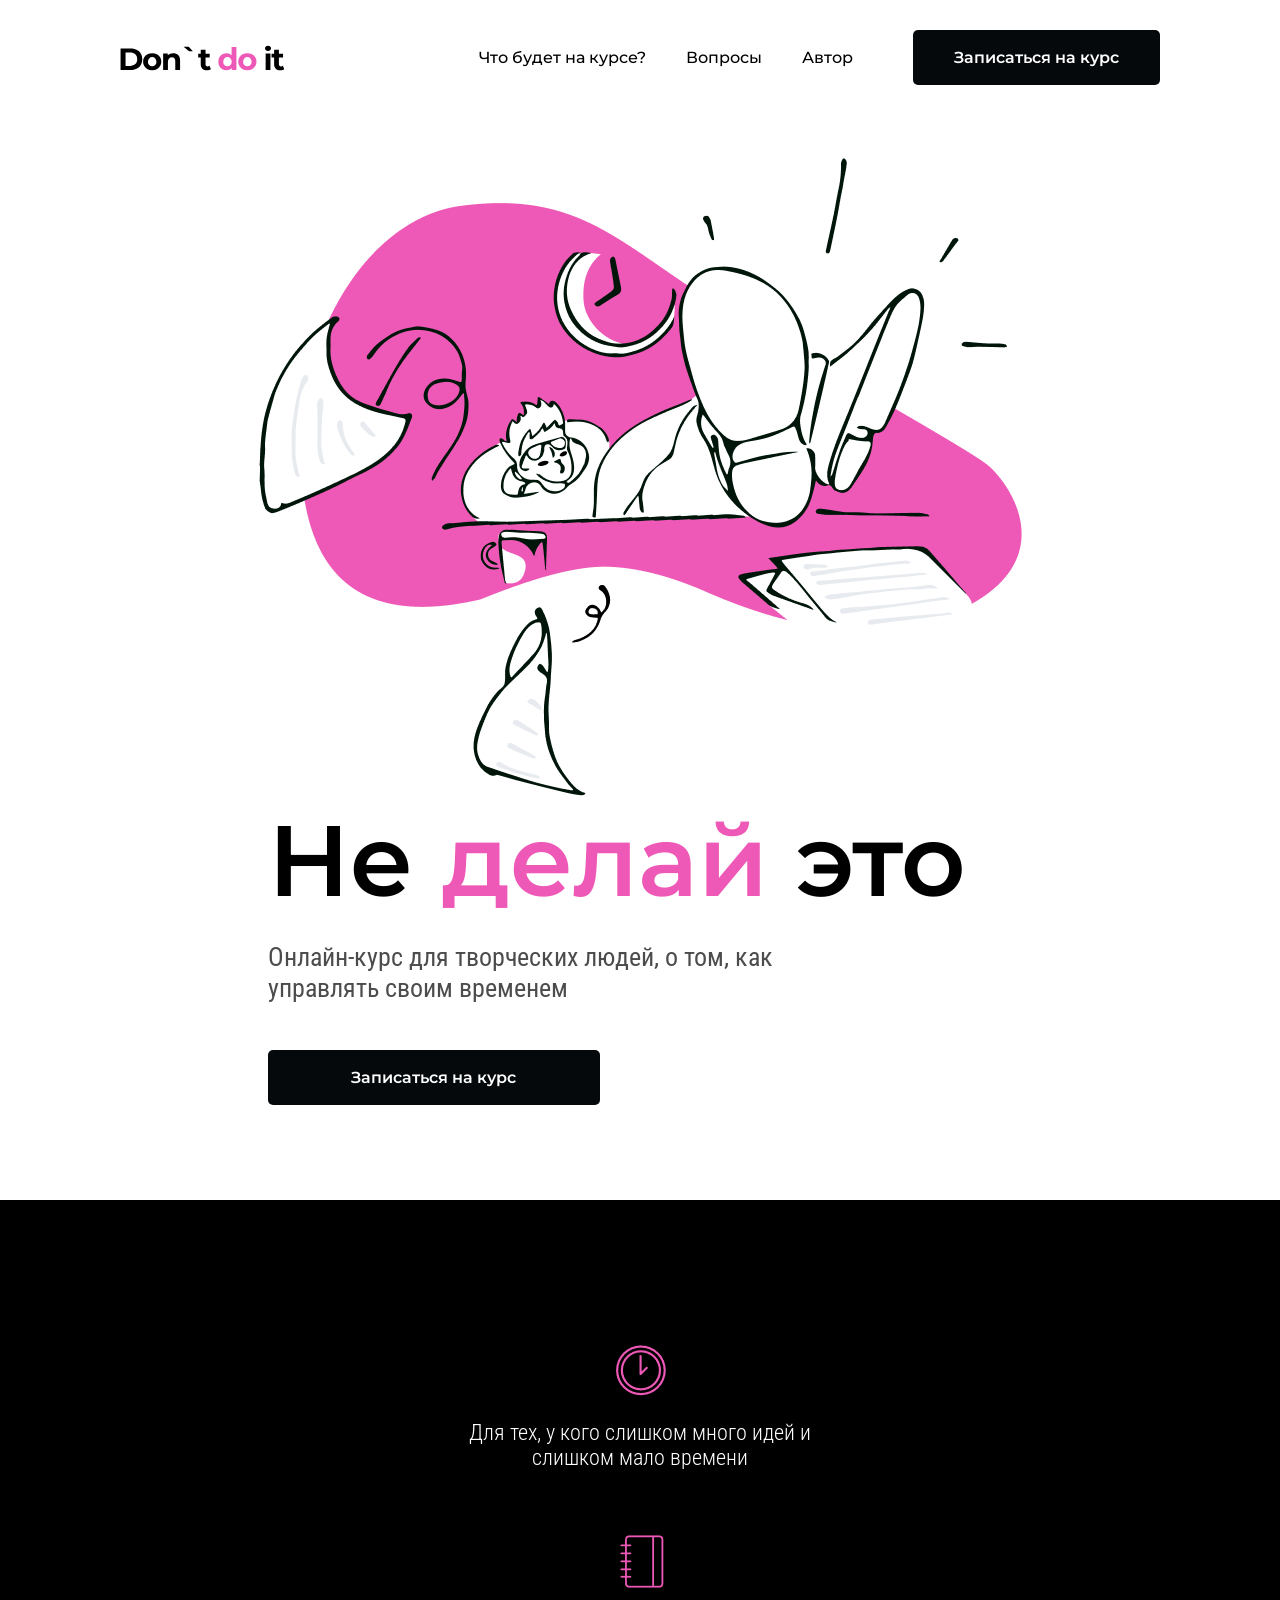
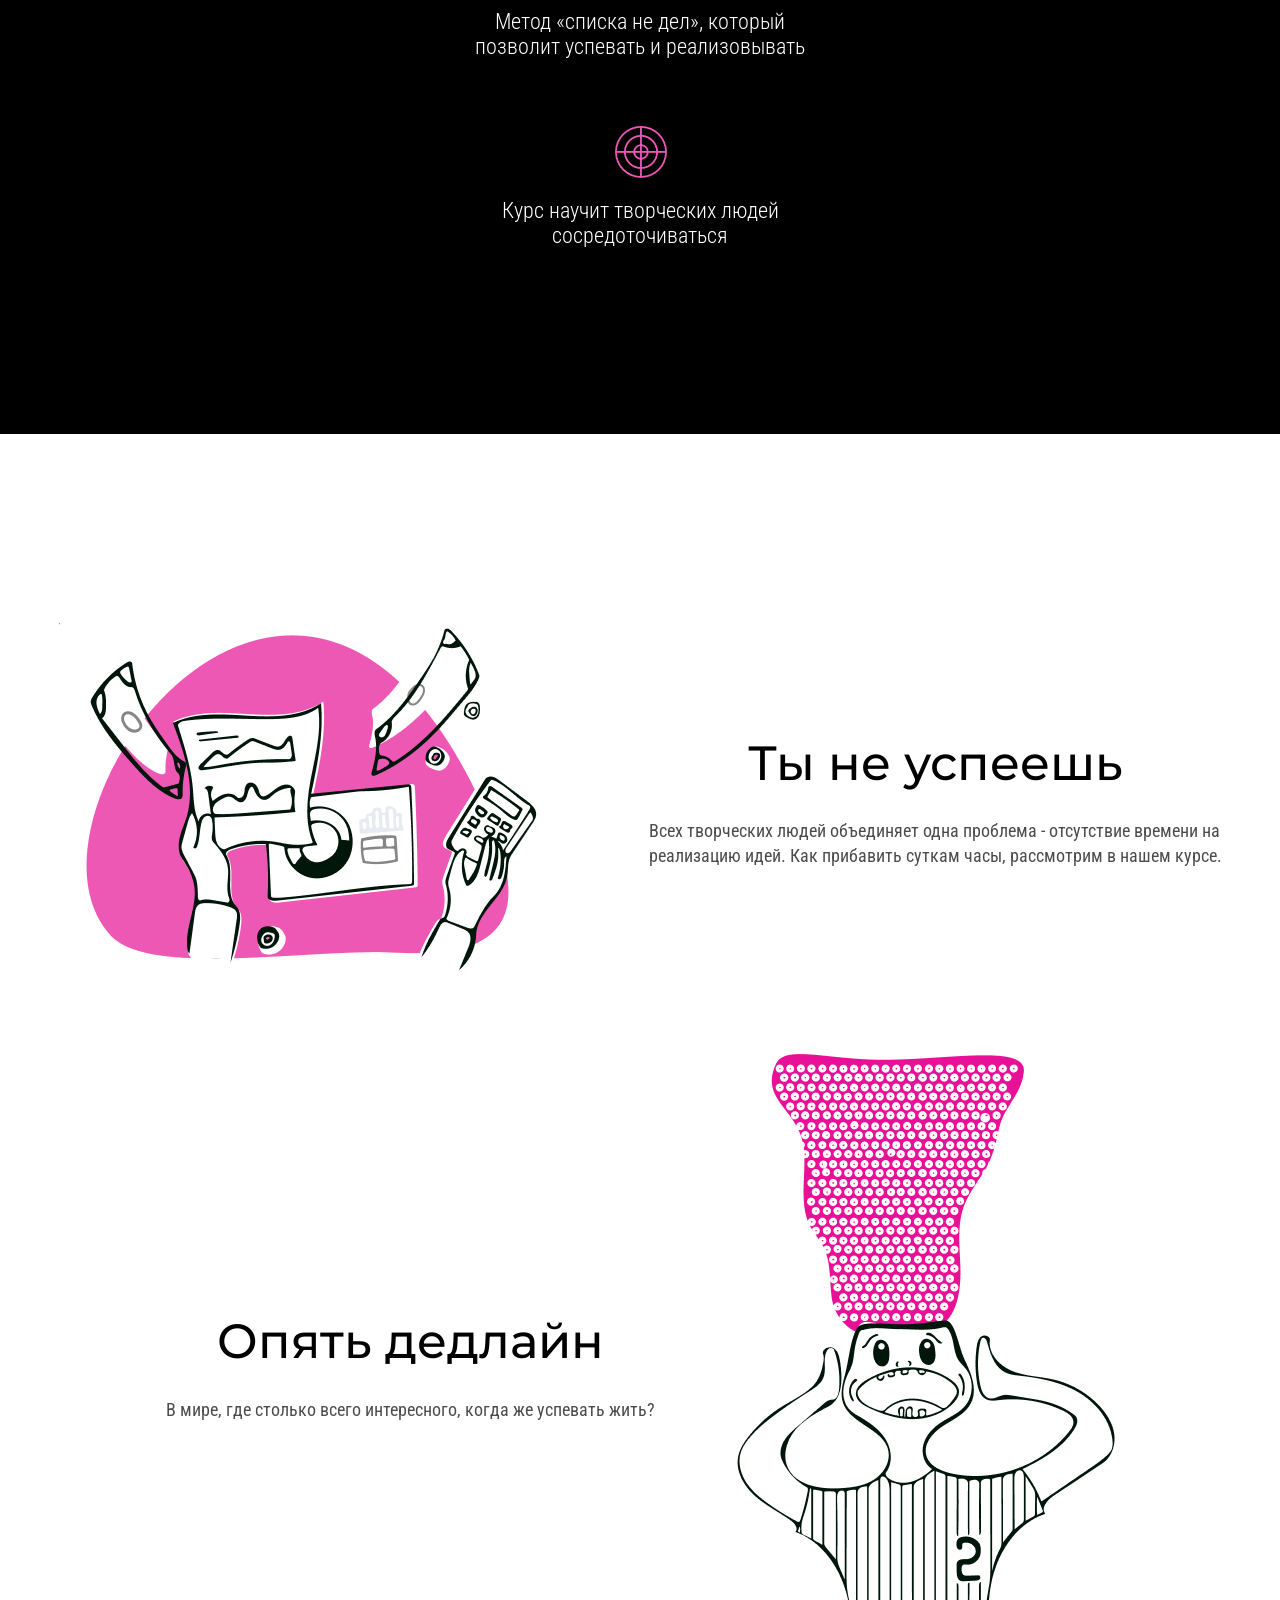
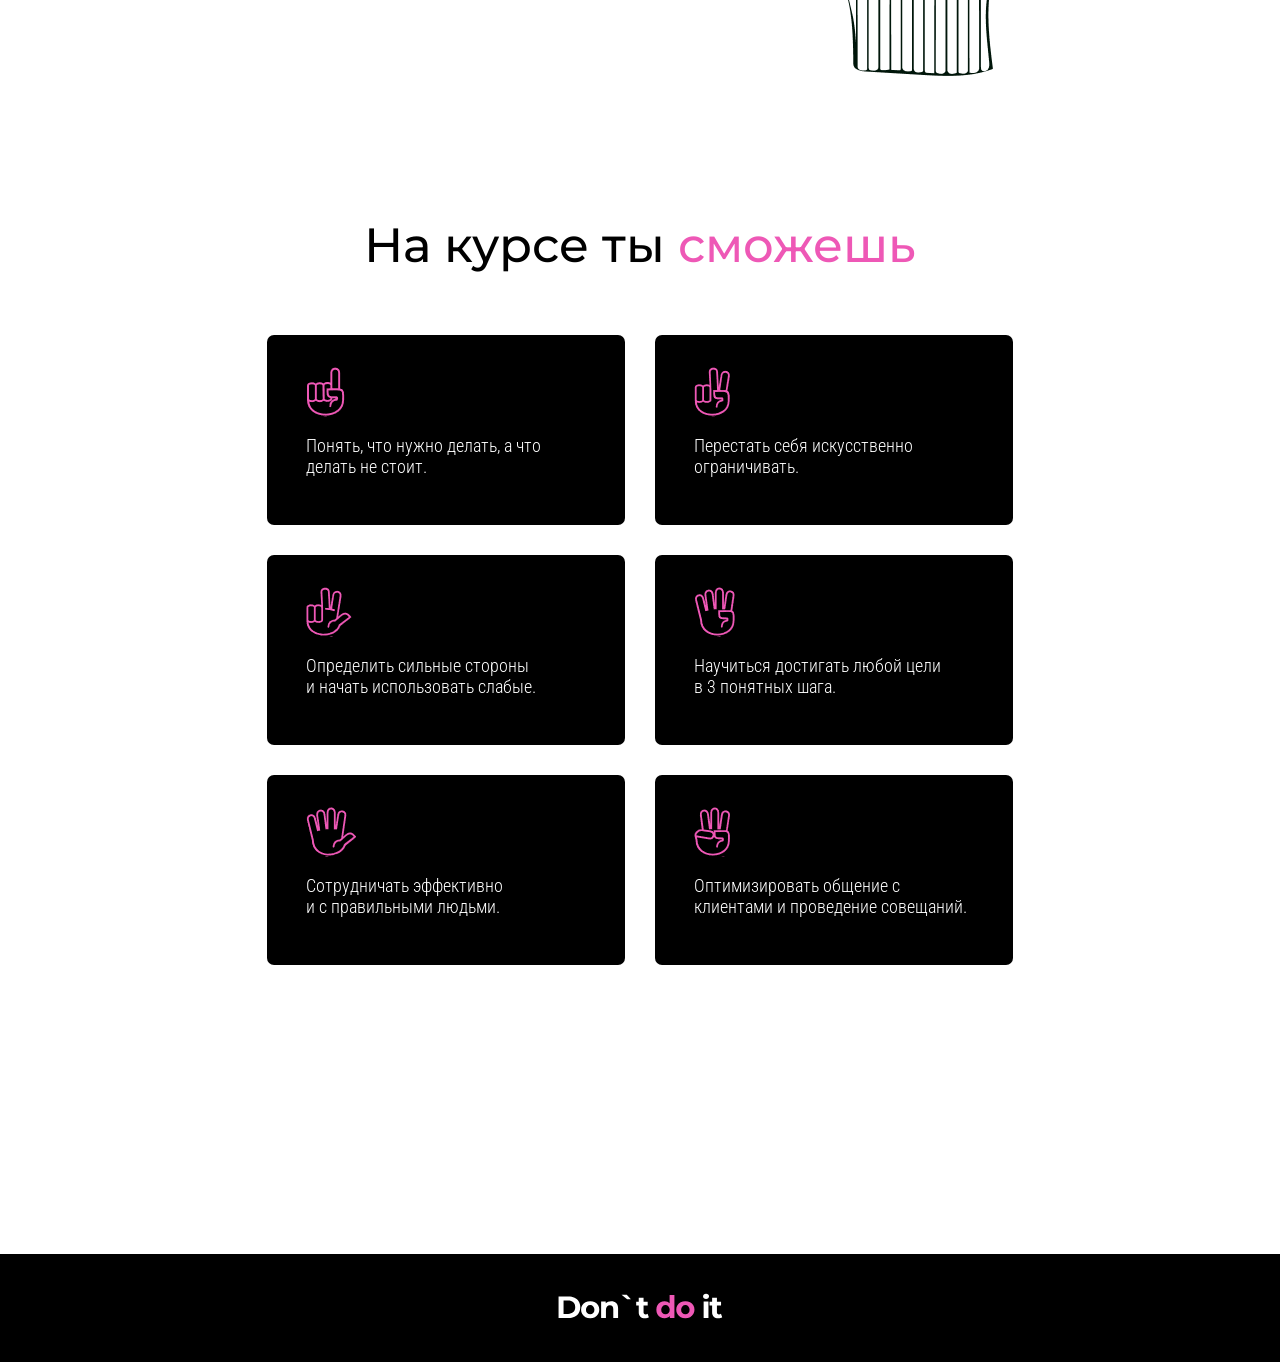
<file: lw13/index.html>
<!DOCTYPE html>
<html lang="ru">
    <head>
        <meta charset="UTF-8">
        <meta name="viewport" content="width=device-width, initial-scale=1.0">
        <title>🔥🥵🥵🥵</title>
        <link rel="stylesheet" type="text/css" href="css/style.css">
        <link rel="preconnect" href="https://fonts.googleapis.com">
        <link rel="preconnect" href="https://fonts.gstatic.com" crossorigin>
        <link href="https://fonts.googleapis.com/css2?family=Montserrat:wght@500;600;700&family=Roboto+Condensed:wght@300;400&display=swap"
              rel="stylesheet">
    </head>
    <body>
        <script type="text/javascript">
            function menuToggle() {
                document.getElementsByClassName('nav-menu__container')[0].classList.toggle('nav-menu__container_is-open');
            }
        </script>
        <div class="header">
            <div class="header__container">
                <div class="header__logo">
                    <img draggable="false" src="images/logo_header.svg" alt="Logo">
                </div>
                <div class="nav-bar">
                    <div class="nav-bar__wrapper">
                        <button class="nav-bar__button">Что будет на курсе?</button>
                        <button class="nav-bar__button">Вопросы</button>
                        <button class="nav-bar__button">Автор</button>
                    </div>
                    <button class="sign-up-button">Записаться на курс</button>
                </div>
                <button class="nav-menu__toggle" onclick="menuToggle()">
                    <img src="./images/menu_icon.svg" alt="Menu">
                </button>

            </div>
            <div class="nav-menu__container">
                <button class="nav-menu__button">Что будет на курсе?</button>
                <button class="nav-menu__button">Вопросы</button>
                <button class="nav-menu__button">Автор</button>
                <button class="sign-up-button">Записаться на курс</button>
            </div>
        </div>

        <div class="hero">
            <div class="hero__container">
                <div class="hero__paragraph">
                    <h1 class="hero__title title">Не <span class="title__highlighter">делай</span> это</h1>
                    <p class="hero__desc">Онлайн-курс для творческих людей, о том, как управлять своим временем</p>
                    <button class="sign-up-button sign-up-button_long">Записаться на курс</button>
                </div>
                <picture>
                    <source srcset="images/done.webp" type="image/webp">
                    <img class="hero__img" draggable="false" src="images/done.png" alt="Done">
                </picture>
            </div>
        </div>

        <div class="benefits">
            <div class="benefits__container">
                <div class="benefits__card">
                    <div class="benefits__img benefits__img_first"></div>
                    <p class="benefits__text">Для тех, у кого слишком много идей и слишком мало времени</p>
                </div>
                <div class="benefits__card">
                    <div class="benefits__img benefits__img_second"></div>
                    <p class="benefits__text">Метод «списка не дел», который позволит успевать и реализовывать</p>
                </div>
                <div class="benefits__card">
                    <div class="benefits__img benefits__img_third"></div>
                    <p class="benefits__text">Курс научит творческих людей сосредоточиваться</p>
                </div>
            </div>
        </div>

        <div class="content">
            <div class="content-card">
                <picture class="content-card__img content-card__img_first">
                    <source srcset="images/finances.webp" type="image/webp">
                    <img loading="lazy" draggable="false" src="./images/finances.png" alt="Finances">
                </picture>
                <div class="content-card__paragraph">
                    <h2 class="content-card__title title">Ты не успеешь</h2>
                    <p class="content-card__desc">Всех творческих людей объединяет одна проблема - отсутствие времени на реализацию
                        идей. Как прибавить суткам часы, рассмотрим в нашем курсе.</p>
                </div>
            </div>
            <div class="content-card content-card_mobile">
                <div class="content-card__paragraph">
                    <h2 class="content-card__title title">Опять дедлайн</h2>
                    <p class="content-card__desc">В мире, где столько всего интересного, когда же успевать жить?</p>
                </div>
                <picture class="content-card__img content-card__img_second">
                    <source srcset="images/mind_blowing.webp" type="image/webp">
                    <img loading="lazy" draggable="false" src="./images/mind_blowing.png" alt="Finances">
                </picture>
            </div>
        </div>

        <div class="about">
            <h2 class="content-card__title title">На курсе ты <span class="title__highlighter">сможешь</span></h2>
            <div class="about__container">
                <div class="about-card">
                    <div class="about-card__hand about-card__first"></div>
                    <p class="about-card__text ">Понять, что нужно делать, а что делать не стоит.</p>
                </div>
                <div class="about-card">

                    <div class="about-card__hand about-card__second"></div>
                    <p class="about-card__text">Перестать себя искусственно ограничивать.</p>
                </div>
                <div class="about-card">
                    <div class="about-card__hand about-card__third"></div>
                    <p class="about-card__text about__desc_short">Определить сильные стороны
                        и начать использовать слабые.</p>
                </div>
                <div class="about-card">
                    <div class="about-card__hand about-card__forth"></div>
                    <p class="about-card__text">Научиться достигать любой цели в 3 понятных шага.</p>
                </div>
                <div class="about-card">
                    <div class="about-card__hand about-card__fifth"></div>
                    <p class="about-card__text about__desc_shortest">Сотрудничать эффективно и с правильными людьми.</p>
                </div>
                <div class="about-card">
                    <div class="about-card__hand about-card__sixth"></div>
                    <p class="about-card__text about__desc_long">Оптимизировать общение с клиентами и проведение совещаний.</p>
                </div>
            </div>
        </div>

        <div class="footer">
            <div class="footer__logo">
                <img draggable="false" src="images/logo_bottom.svg" alt="Logo">
            </div>
        </div>
    </body>
</html>
</file>
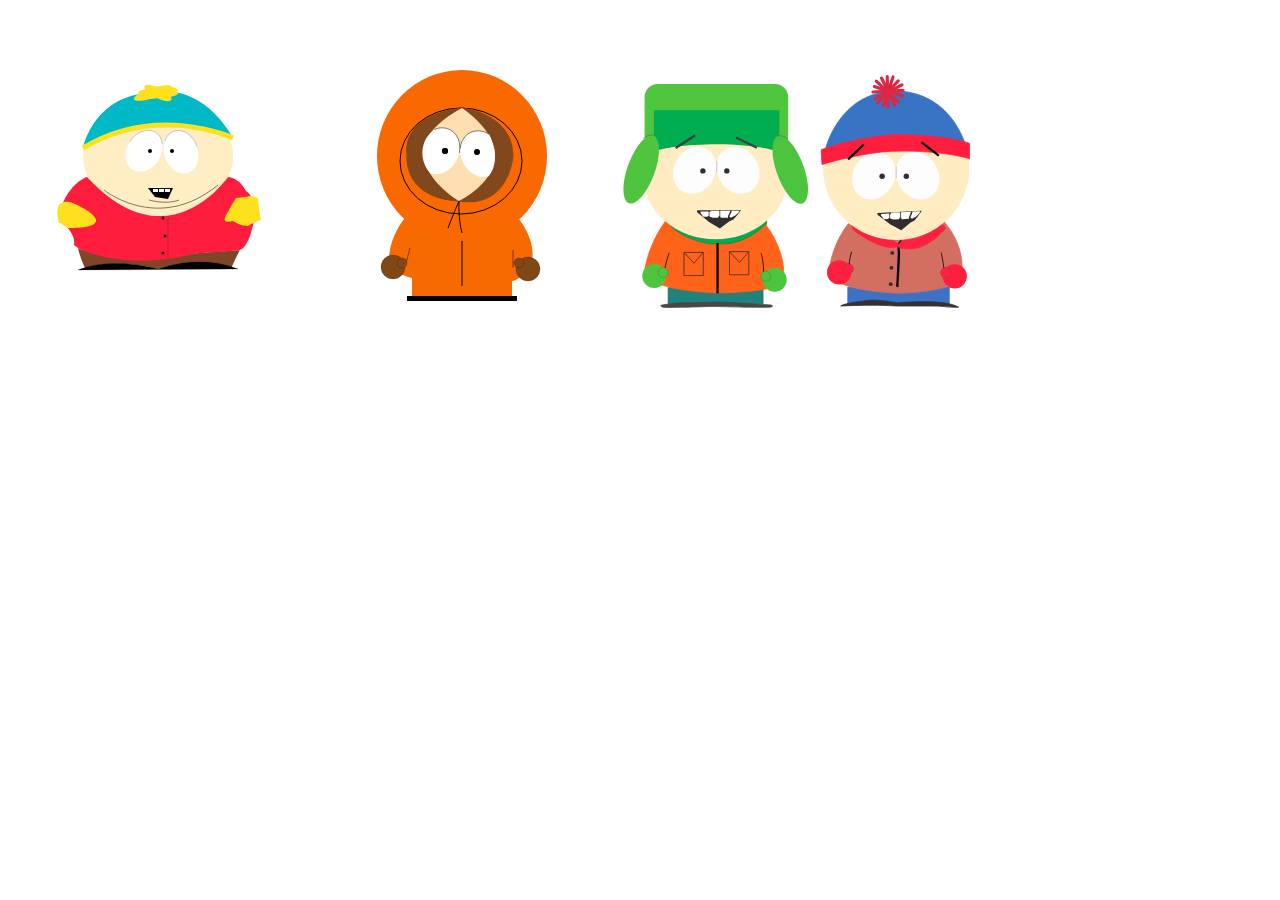
<file: lw14/index.html>
<!DOCTYPE html>
<html lang="ru">
<head>
    <meta charset="utf-8" />
    <meta http-equiv="X-UA-Compatible" content="IE=edge" />
    <title>Title</title>
    <meta name="viewport" content="width=device-width, initial-scale=1" />
    <script defer src="draw.js"></script>
</head>
<body>
    <canvas width="300" height="300" id="cartman"></canvas>
    <canvas width="300" height="300" id="kenny"></canvas>
    <img src="Kyle.svg" width="200" id="Kyle" alt="Kyle">
    <img src="Stan.svg" width="150" id="Stan" alt="Stan">
</body>
</file>
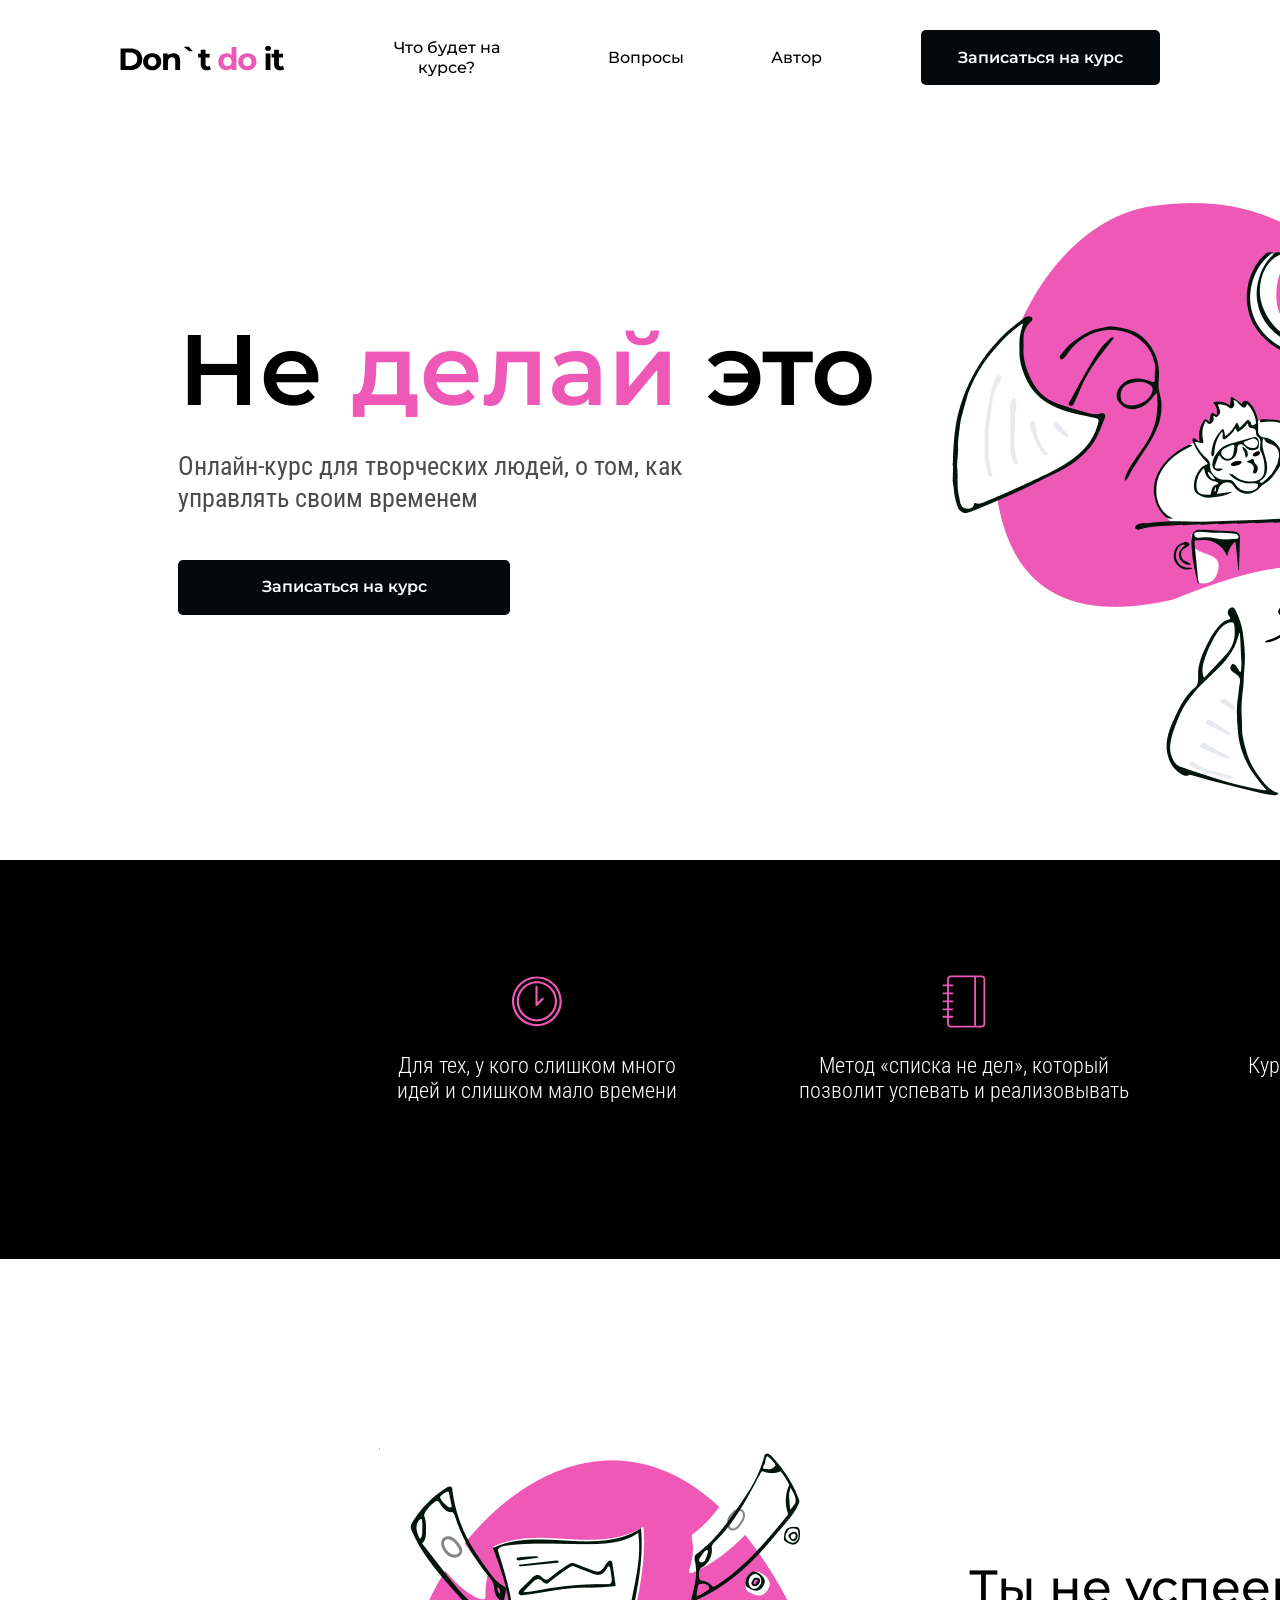
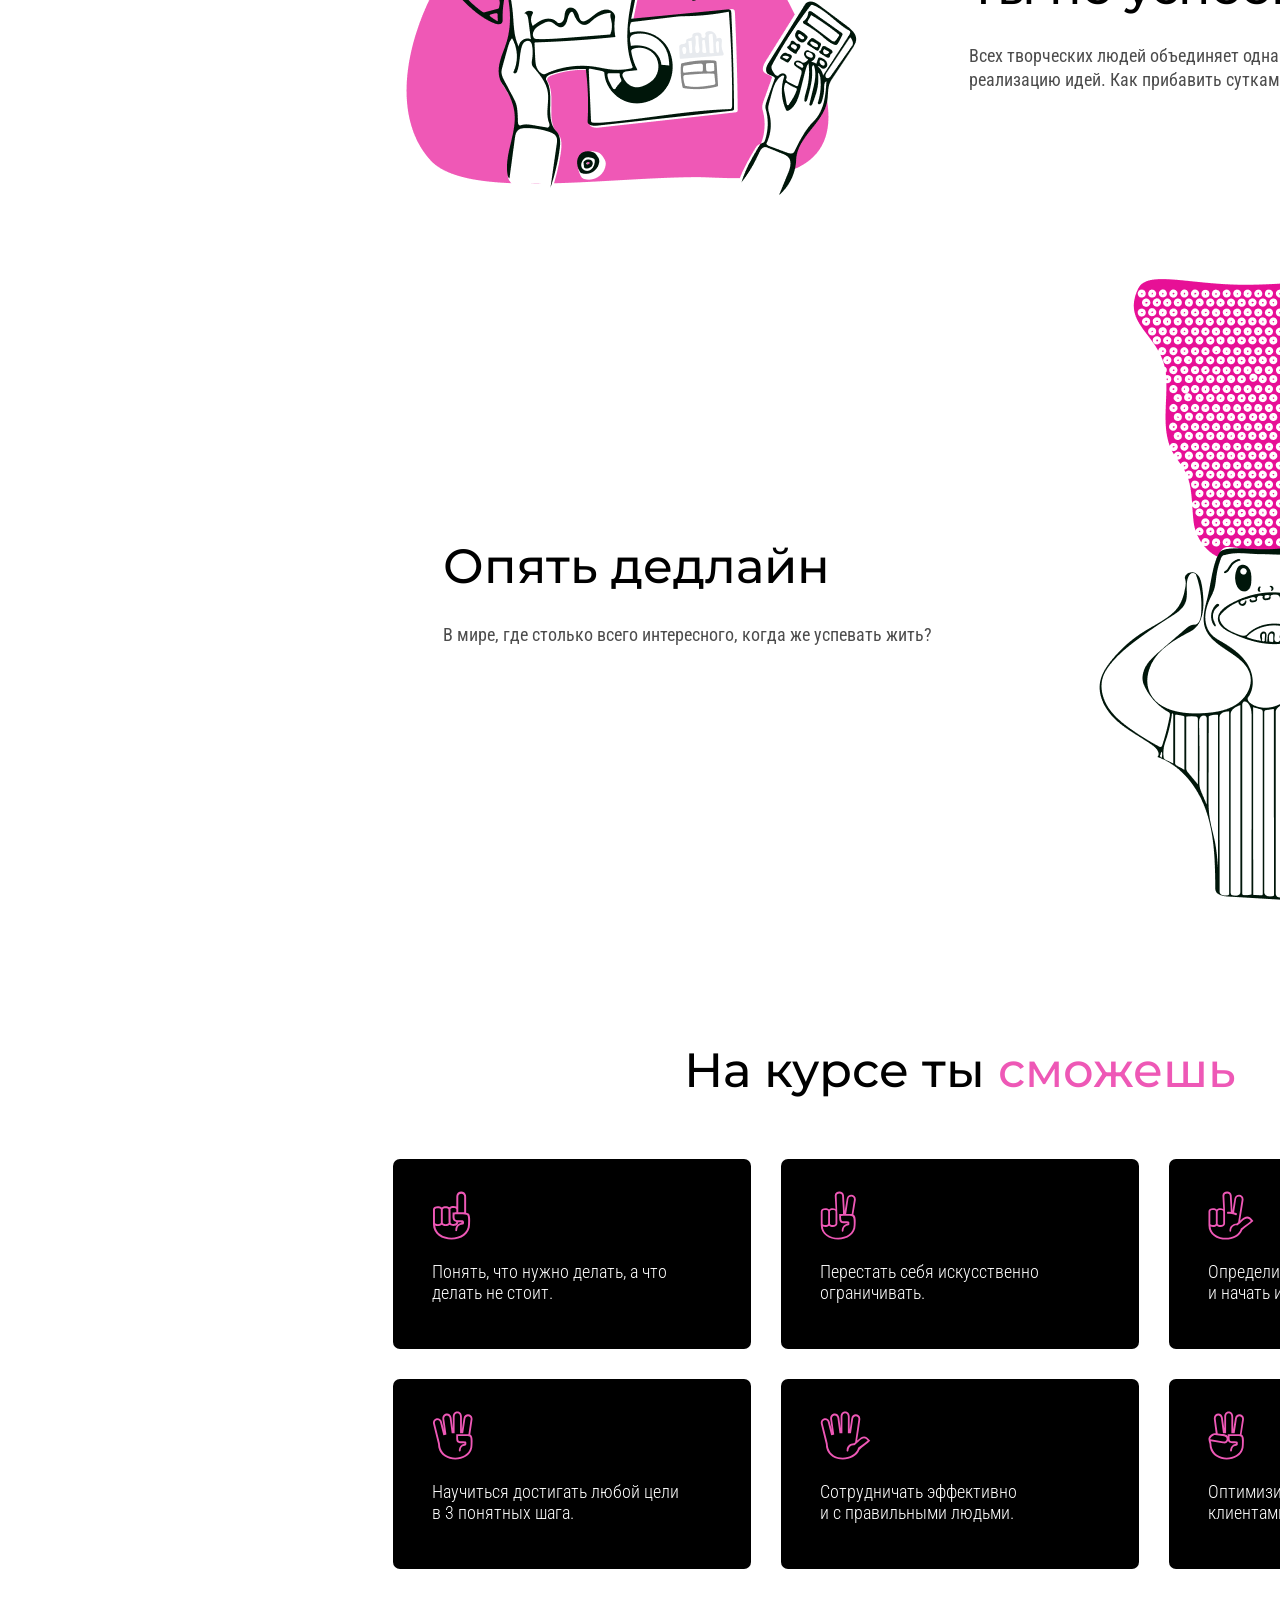
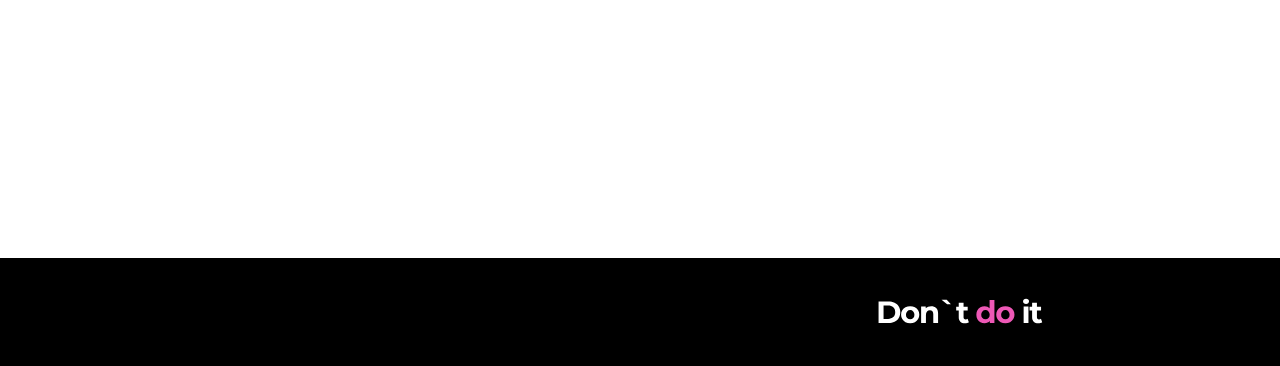
<file: lw5/index.html>
<!DOCTYPE html>
<html lang="ru">
<head>
    <meta charset="UTF-8">
    <meta name="viewport" content="width=device-width, initial-scale=1.0">
    <title>🔥🥵🥵🥵</title>
    <link rel="stylesheet" type="text/css" href="css/reset.css">
    <link rel="stylesheet" type="text/css" href="css/style.css">
</head>
<body>
    <div class="header">
        <div class="header__container">
            <div class="header__logo">
                <img draggable="false" src="images/logo_header.svg" alt="Logo">
            </div>
            <div class="nav">
                <div class="nav__bar">
                    <button class="nav__button">Что будет на курсе?</button>
                    <button class="nav__button">Вопросы</button>
                    <button class="nav__button">Автор</button>
                </div>
                <button class="sign-up-button">Записаться на курс</button>
            </div>
        </div>
    </div>

    <div class="hero">
        <div class="hero__container">
            <h1 class="hero__title title">Не <span class="title__highlighter">делай</span> это</h1>
            <p class="hero__desc">Онлайн-курс для творческих людей, о том, как управлять своим временем</p>
            <button class="sign-up-button sign-up-button_long">Записаться на курс</button>
        </div>
        <div class="hero__img">
            <img draggable="false" src="images/done.png" alt="Done">
        </div>
    </div>

    <div class="benefits">
        <div class="benefits__container">
            <div class="benefits__card">
                <div class="benefits__img">
                    <img draggable="false" src="./images/time.svg" alt="Clock">
                </div>
                <p class="benefits__text">Для тех, у кого слишком много идей и слишком мало времени</p>
            </div>
            <div class="benefits__card">
                <div class="benefits__img">
                    <img draggable="false" src="./images/notebook.svg" alt="Notebook">
                </div>
                <p class="benefits__text">Метод «списка не дел», который позволит успевать и реализовывать</p>
            </div>
            <div class="benefits__card">
                <div class="benefits__img">
                    <img draggable="false" src="./images/target.svg" alt="Target">
                </div>
                <p class="benefits__text">Курс научит творческих людей сосредоточиваться</p>
            </div>
        </div>
    </div>

    <div class="content">
        <div class="content-card">
            <div class="content-card__img content-card__img_first">
                <img draggable="false" src="./images/finances.png" alt="Finances">
            </div>
            <div class="content-card__paragraph">
                <h2 class="content-card__title title">Ты не успеешь</h2>
                <p class="content-card__desc">Всех творческих людей объединяет одна проблема - отсутствие времени на реализацию
                    идей. Как прибавить суткам часы, рассмотрим в нашем курсе.</p>
            </div>
        </div>
        <div class="content-card">
            <div class="content-card__paragraph">
                <h2 class="content-card__title title">Опять дедлайн</h2>
                <p class="content-card__desc">В мире, где столько всего интересного, когда же успевать жить?</p>
            </div>
            <div class="content-card__img content-card__img_second">
                <img draggable="false" src="./images/mind_blowing.png" alt="Mind Blowing">
            </div>
        </div>
    </div>

    <div class="about">
        <h2 class="content-card__title title">На курсе ты <span class="title__highlighter">сможешь</span></h2>
        <div class="about__container">
            <div class="about-card">
                <div class="about-card__img">
                    <img draggable="false" src="./images/hand_1.svg" alt="One">
                </div>
                <p class="about-card__text ">Понять, что нужно делать, а что делать не стоит.</p>
            </div>
            <div class="about-card">

                <div class="about-card__img">
                    <img draggable="false" src="./images/hand_2.svg" alt="Two">
                </div>
                <p class="about-card__text">Перестать себя искусственно ограничивать.</p>
            </div>
            <div class="about-card">
                <div class="about-card__img">
                    <img draggable="false" src="./images/hand_3.svg" alt="Three">
                </div>
                <p class="about-card__text about__desc_short">Определить сильные стороны
                    и начать использовать слабые.</p>
            </div>
            <div class="about-card">
                <div class="about-card__img">
                    <img draggable="false" src="./images/hand_4.svg" alt="Four">
                </div>
                <p class="about-card__text">Научиться достигать любой цели в 3 понятных шага.</p>
            </div>
            <div class="about-card">
                <div class="about-card__img">
                    <img draggable="false" src="./images/hand_5.svg" alt="Five">
                </div>
                <p class="about-card__text about__desc_shortest">Сотрудничать эффективно и с правильными людьми.</p>
            </div>
            <div class="about-card">
                <div class="about-card__img">
                    <img draggable="false" src="./images/hand_6.svg" alt="Six">
                </div>
                <p class="about-card__text about__desc_long">Оптимизировать общение с клиентами и проведение совещаний.</p>
            </div>
        </div>
    </div>

    <div class="footer">
        <div class="footer__logo">
            <img draggable="false" src="images/logo_bottom.svg" alt="Logo">
        </div>
    </div>
</body>
</html>
</file>
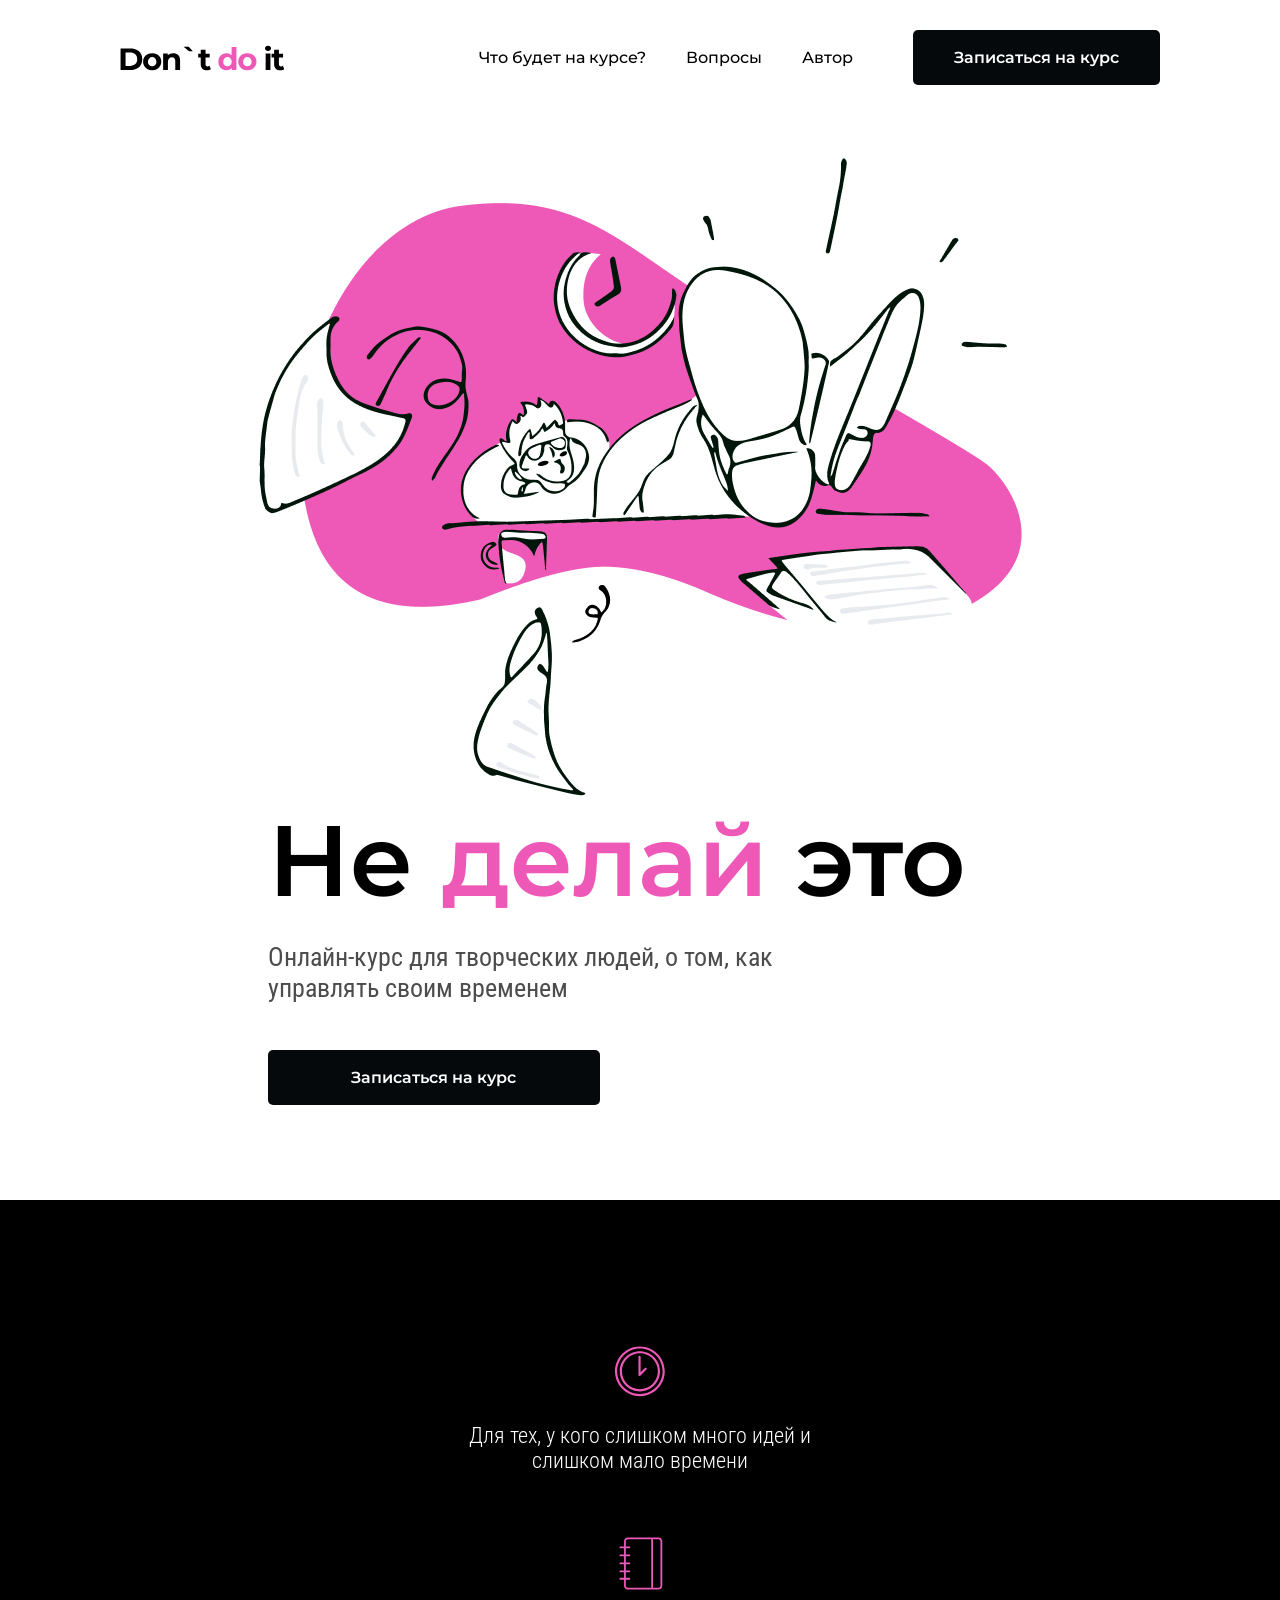
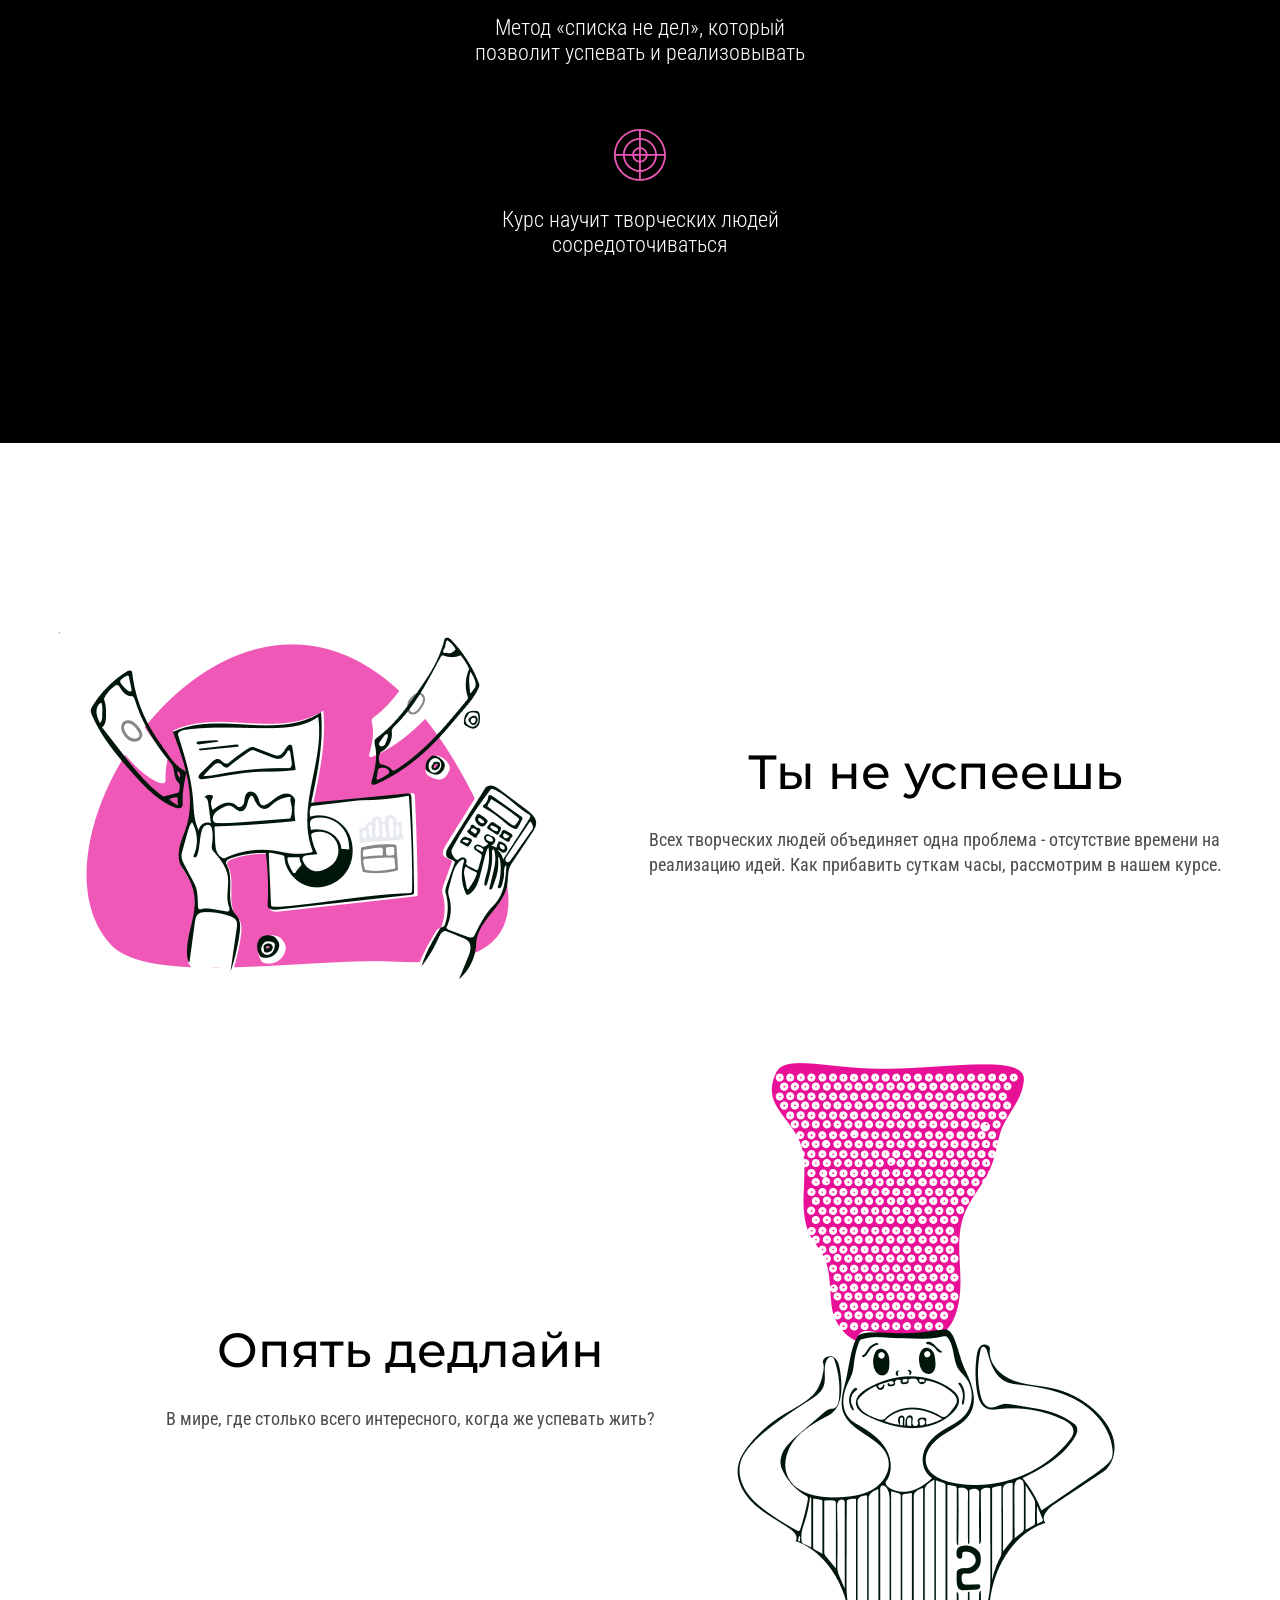
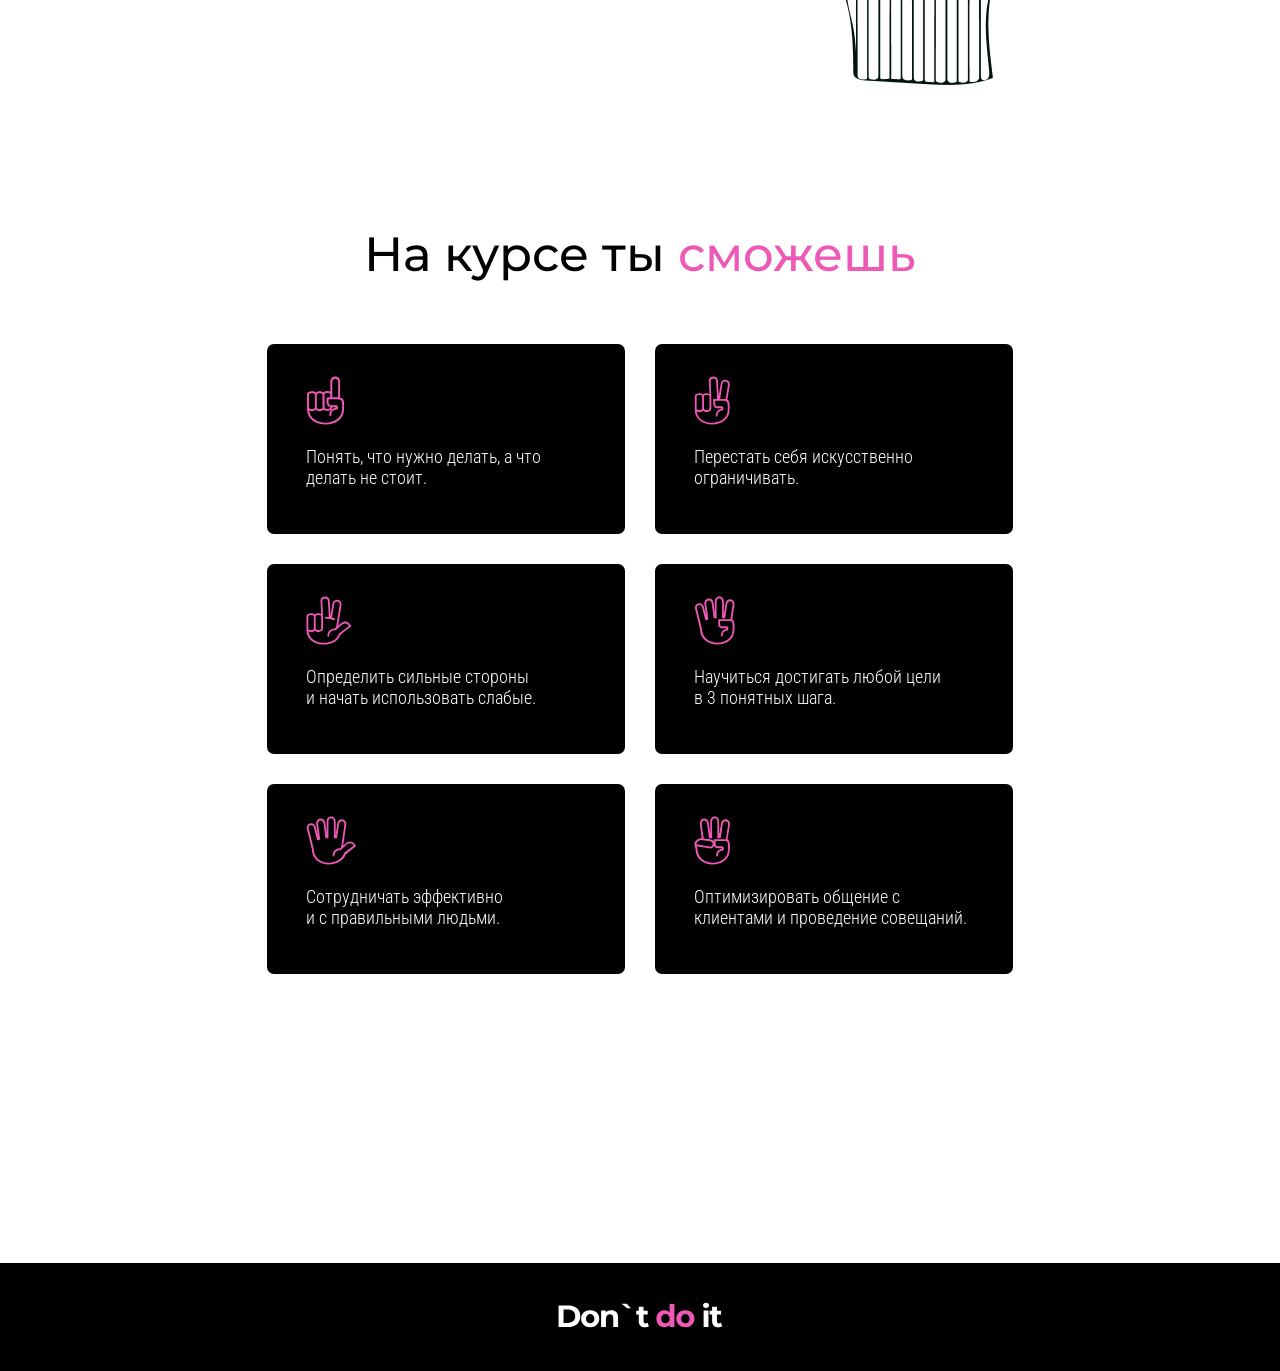
<file: lw7/index.html>
<!DOCTYPE html>
<html lang="ru">
<head>
    <meta charset="UTF-8">
    <meta name="viewport" content="width=device-width, initial-scale=1.0">
    <title>🔥🥵🥵🥵</title>
    <link rel="stylesheet" type="text/css" href="css/reset.css">
    <link rel="stylesheet" type="text/css" href="css/style.css">
</head>
<body>
    <script type="text/javascript">
        function menuToggle() {
            document.getElementsByClassName('nav-menu__container')[0].classList.toggle('nav-menu__container_is-open');
        }
    </script>
    <div class="header">
        <div class="header__container">
            <div class="header__logo">
                <img draggable="false" src="images/logo_header.svg" alt="Logo">
            </div>
            <div class="nav-bar">
                <div class="nav-bar__wrapper">
                    <button class="nav-bar__button">Что будет на курсе?</button>
                    <button class="nav-bar__button">Вопросы</button>
                    <button class="nav-bar__button">Автор</button>
                </div>
                <button class="sign-up-button">Записаться на курс</button>
            </div>
            <button class="nav-menu__toggle" onclick="menuToggle()">
                <img src="./images/menu_icon.svg" alt="Menu">
            </button>

        </div>
        <div class="nav-menu__container">
            <button class="nav-menu__button">Что будет на курсе?</button>
            <button class="nav-menu__button">Вопросы</button>
            <button class="nav-menu__button">Автор</button>
            <button class="sign-up-button">Записаться на курс</button>
        </div>
    </div>

    <div class="hero">
        <div class="hero__container">
            <div class="hero__paragraph">
                <h1 class="hero__title title">Не <span class="title__highlighter">делай</span> это</h1>
                <p class="hero__desc">Онлайн-курс для творческих людей, о том, как управлять своим временем</p>
                <button class="sign-up-button sign-up-button_long">Записаться на курс</button>
            </div>
            <div class="hero__img">
                <img draggable="false" src="images/done.png" alt="Done">
            </div>
        </div>
    </div>

    <div class="benefits">
        <div class="benefits__container">
            <div class="benefits__card">
                <div class="benefits__img">
                    <img draggable="false" src="./images/time.svg" alt="Clock">
                </div>
                <p class="benefits__text">Для тех, у кого слишком много идей и слишком мало времени</p>
            </div>
            <div class="benefits__card">
                <div class="benefits__img">
                    <img draggable="false" src="./images/notebook.svg" alt="Notebook">
                </div>
                <p class="benefits__text">Метод «списка не дел», который позволит успевать и реализовывать</p>
            </div>
            <div class="benefits__card">
                <div class="benefits__img">
                    <img draggable="false" src="./images/target.svg" alt="Target">
                </div>
                <p class="benefits__text">Курс научит творческих людей сосредоточиваться</p>
            </div>
        </div>
    </div>

    <div class="content">
        <div class="content-card">
            <div class="content-card__img content-card__img_first">
                <img draggable="false" src="./images/finances.png" alt="Finances">
            </div>
            <div class="content-card__paragraph">
                <h2 class="content-card__title title">Ты не успеешь</h2>
                <p class="content-card__desc">Всех творческих людей объединяет одна проблема - отсутствие времени на реализацию
                    идей. Как прибавить суткам часы, рассмотрим в нашем курсе.</p>
            </div>
        </div>
        <div class="content-card content-card_mobile">
            <div class="content-card__paragraph">
                <h2 class="content-card__title title">Опять дедлайн</h2>
                <p class="content-card__desc">В мире, где столько всего интересного, когда же успевать жить?</p>
            </div>
            <div class="content-card__img content-card__img_second">
                <img draggable="false" src="./images/mind_blowing.png" alt="Mind Blowing">
            </div>
        </div>
    </div>

    <div class="about">
        <h2 class="content-card__title title">На курсе ты <span class="title__highlighter">сможешь</span></h2>
        <div class="about__container">
            <div class="about-card">
                <div class="about-card__img">
                    <img draggable="false" src="./images/hand_1.svg" alt="One">
                </div>
                <p class="about-card__text ">Понять, что нужно делать, а что делать не стоит.</p>
            </div>
            <div class="about-card">

                <div class="about-card__img">
                    <img draggable="false" src="./images/hand_2.svg" alt="Two">
                </div>
                <p class="about-card__text">Перестать себя искусственно ограничивать.</p>
            </div>
            <div class="about-card">
                <div class="about-card__img">
                    <img draggable="false" src="./images/hand_3.svg" alt="Three">
                </div>
                <p class="about-card__text about__desc_short">Определить сильные стороны
                    и начать использовать слабые.</p>
            </div>
            <div class="about-card">
                <div class="about-card__img">
                    <img draggable="false" src="./images/hand_4.svg" alt="Four">
                </div>
                <p class="about-card__text">Научиться достигать любой цели в 3 понятных шага.</p>
            </div>
            <div class="about-card">
                <div class="about-card__img">
                    <img draggable="false" src="./images/hand_5.svg" alt="Five">
                </div>
                <p class="about-card__text about__desc_shortest">Сотрудничать эффективно и с правильными людьми.</p>
            </div>
            <div class="about-card">
                <div class="about-card__img">
                    <img draggable="false" src="./images/hand_6.svg" alt="Six">
                </div>
                <p class="about-card__text about__desc_long">Оптимизировать общение с клиентами и проведение совещаний.</p>
            </div>
        </div>
    </div>

    <div class="footer">
        <div class="footer__logo">
            <img draggable="false" src="images/logo_bottom.svg" alt="Logo">
        </div>
    </div>
</body>
</html>
</file>
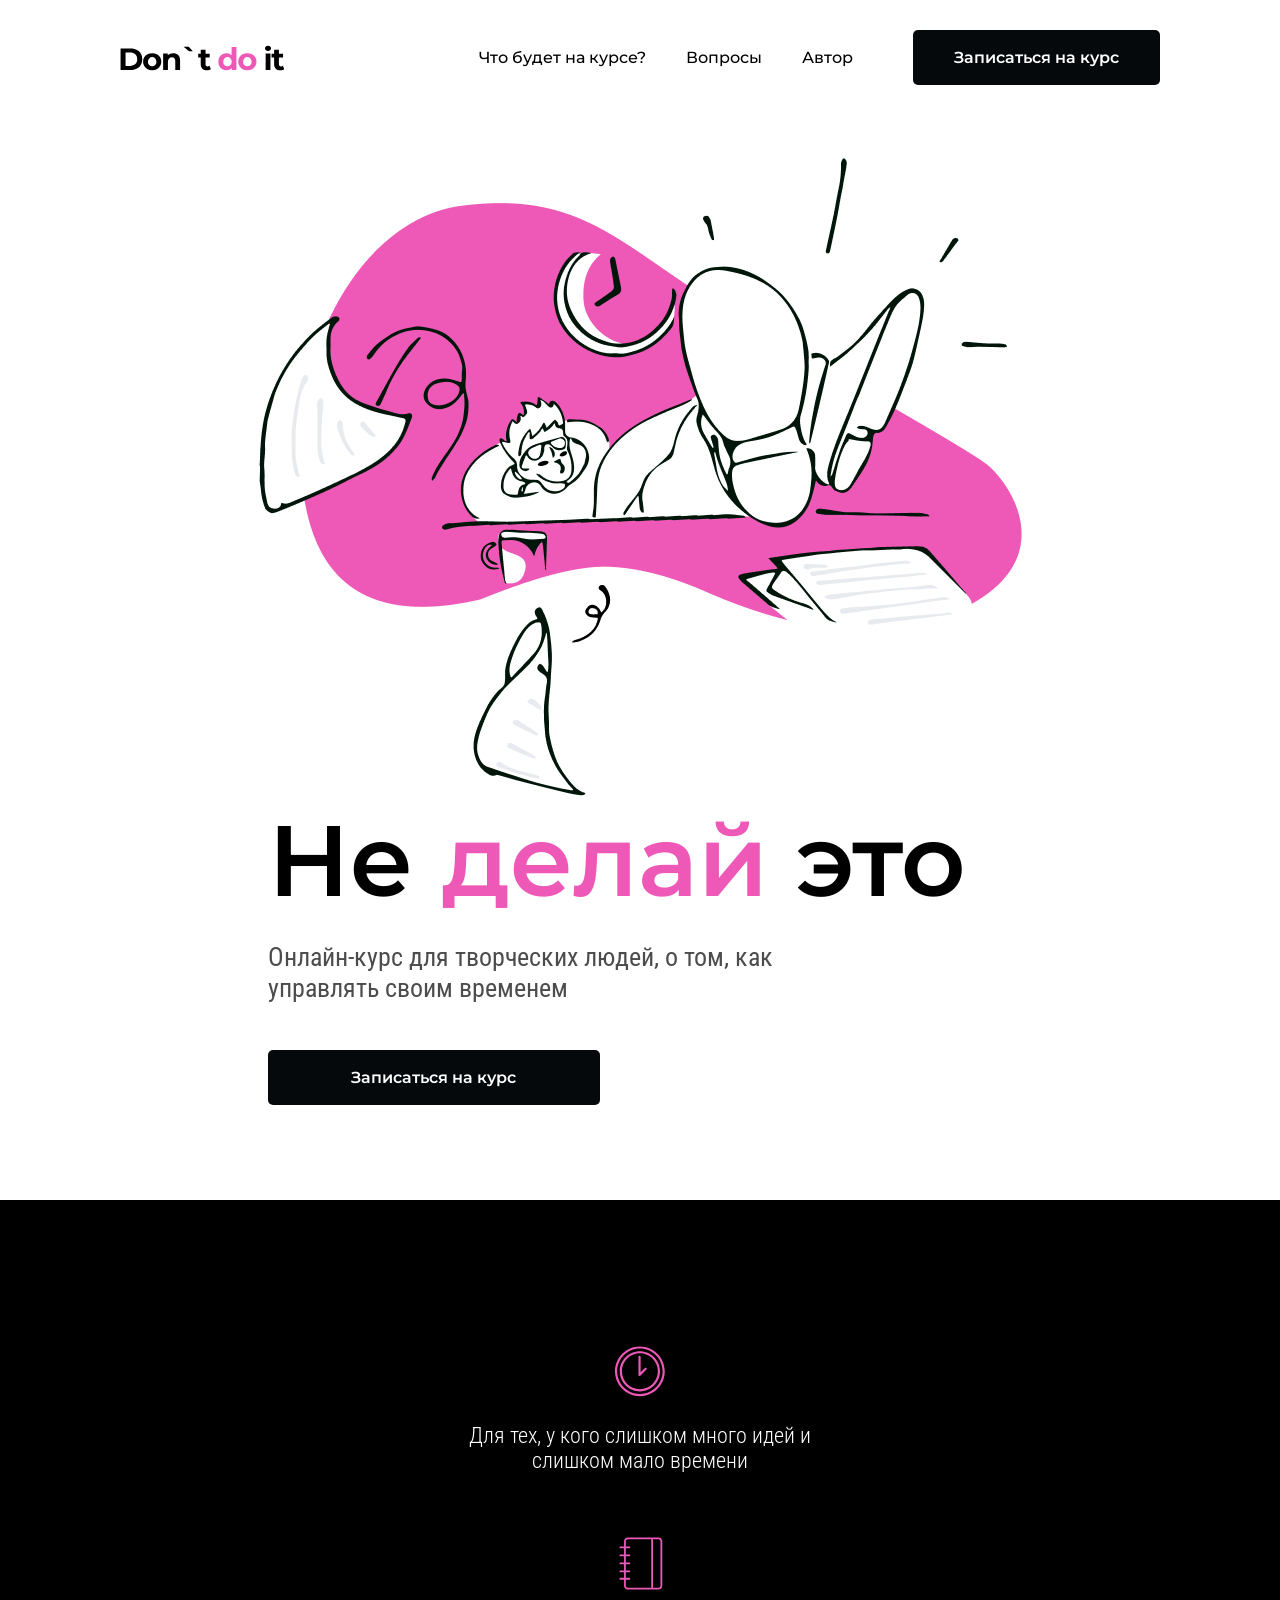
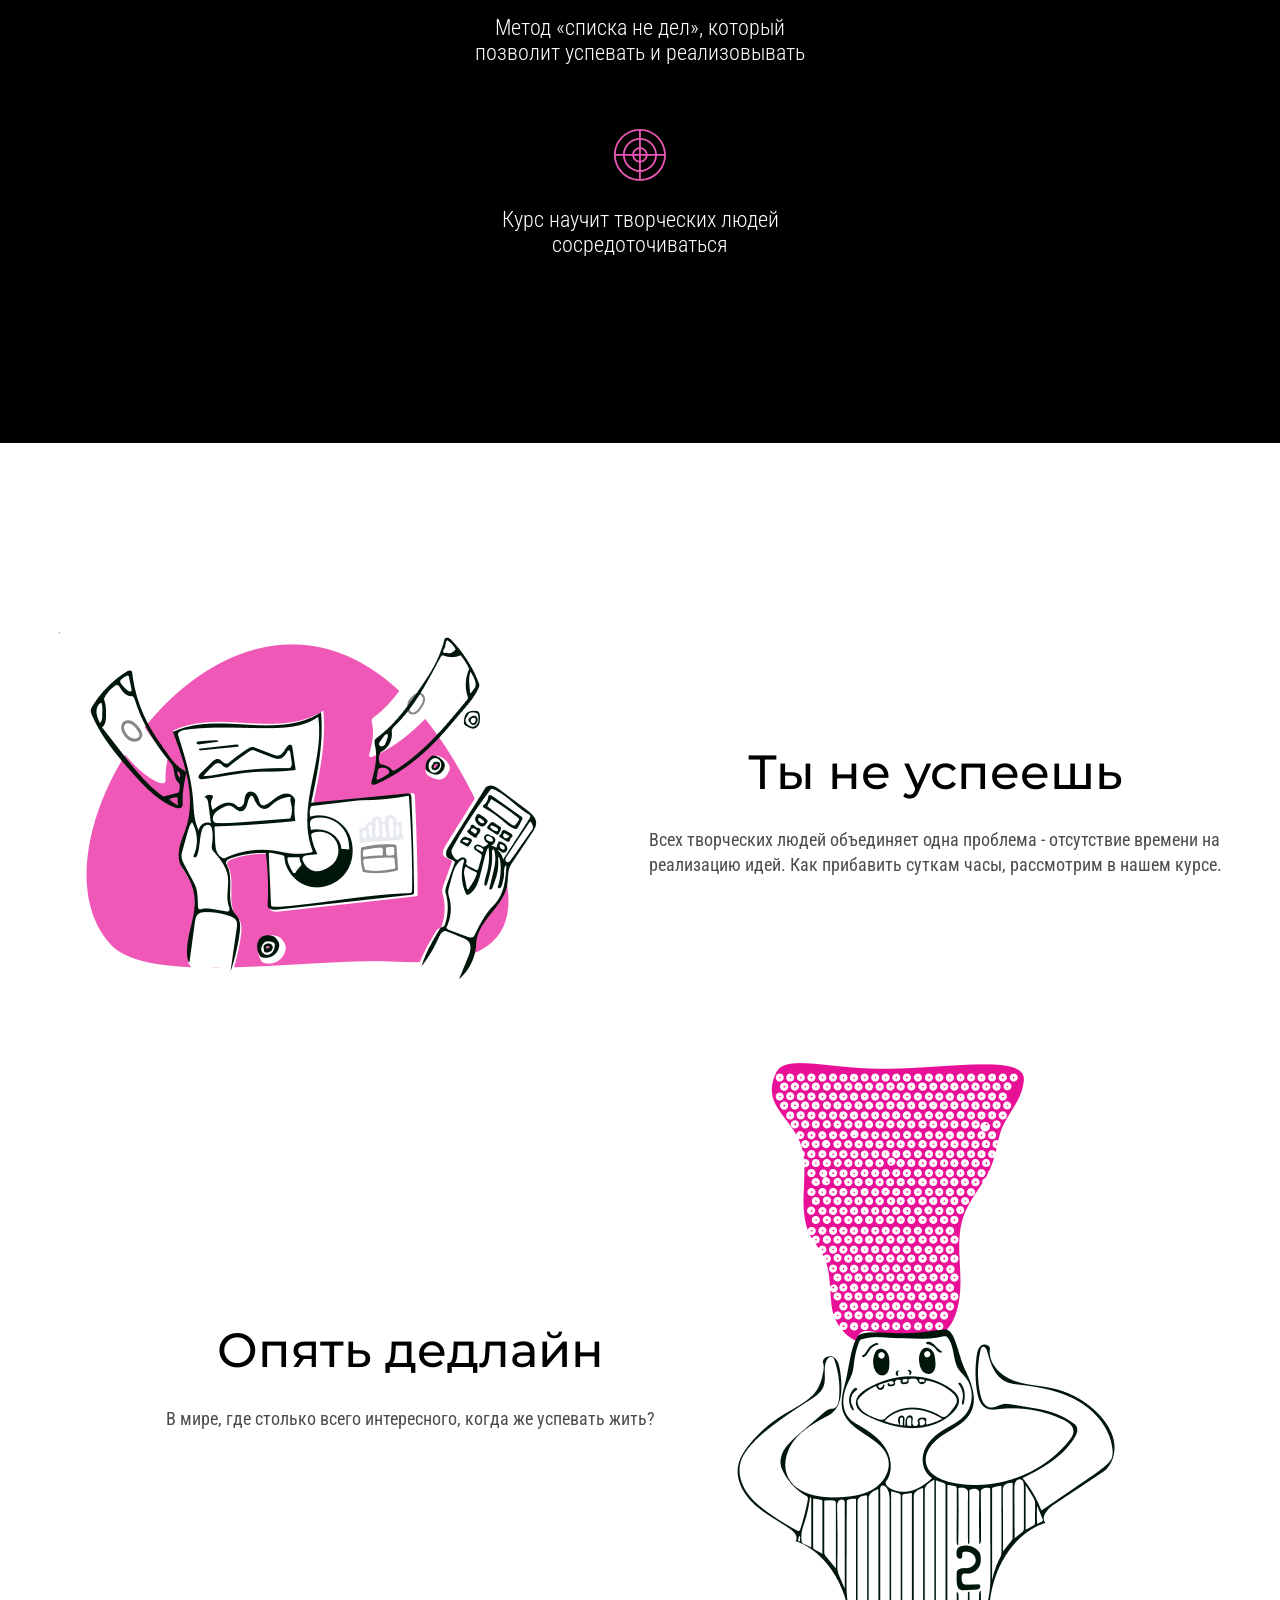
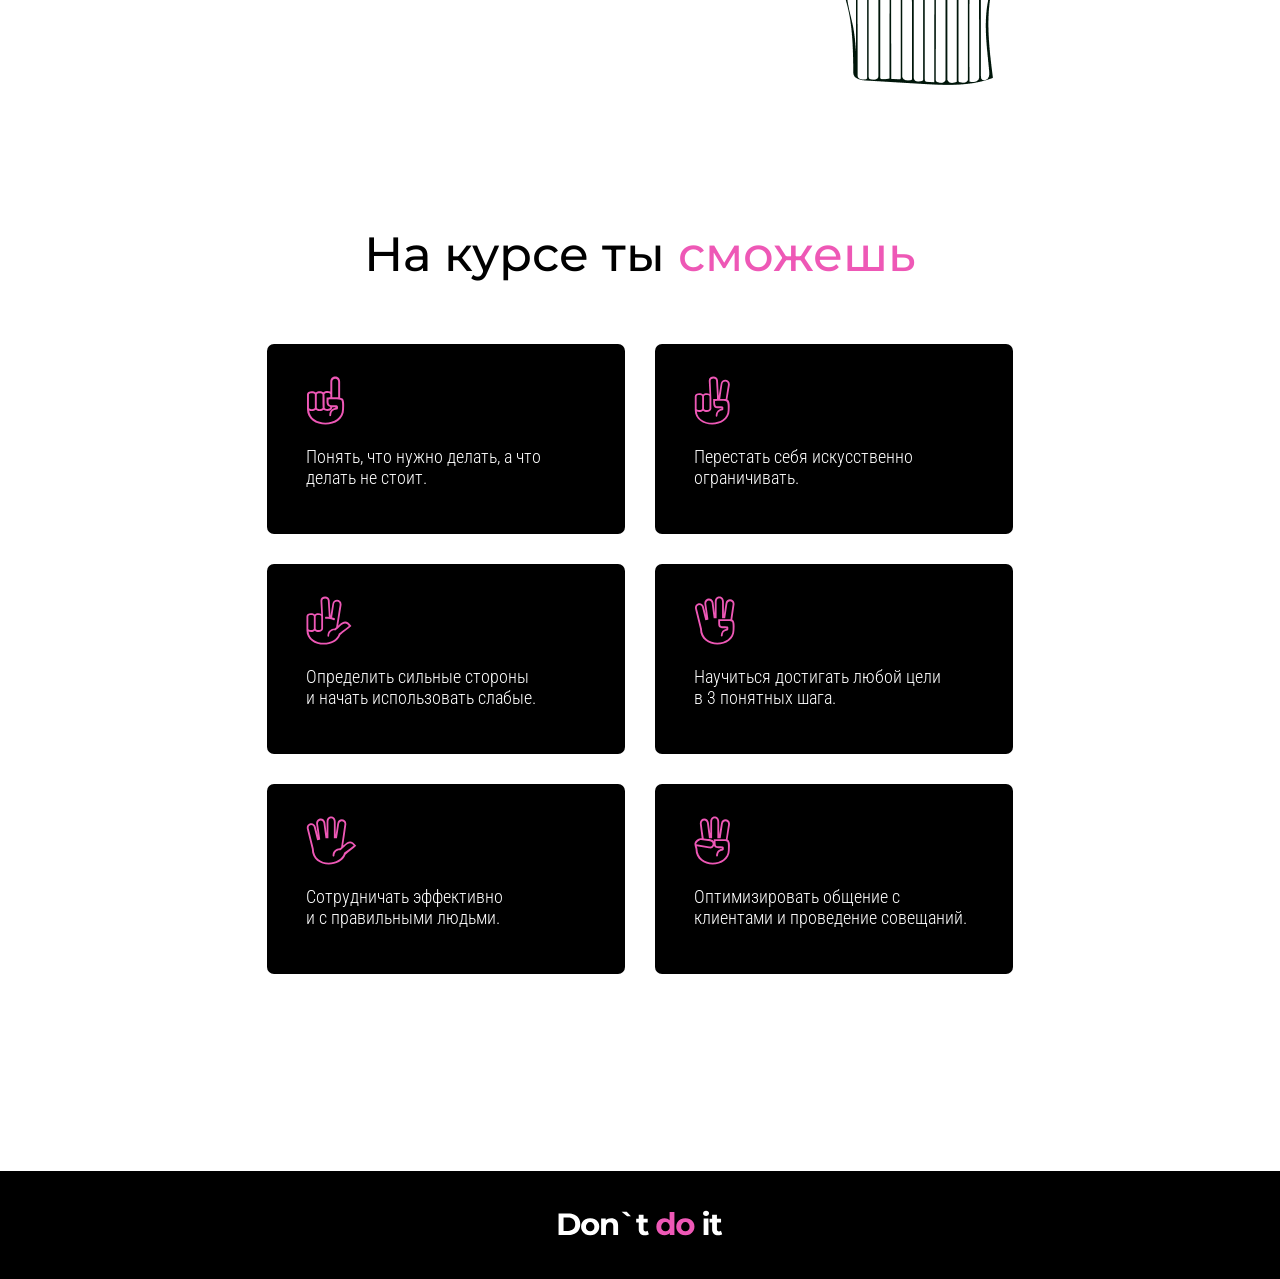
<file: lw11/web/index.html>
<!DOCTYPE html>
<html lang="ru">
<head>
    <meta charset="UTF-8">
    <meta name="viewport" content="width=device-width, initial-scale=1.0">
    <title>🔥🥵🥵🥵</title>
    <link rel="stylesheet" type="text/css" href="css/reset.css">
    <link rel="stylesheet" type="text/css" href="css/style.css">
    <link rel="preconnect" href="https://fonts.googleapis.com">
    <link rel="preconnect" href="https://fonts.gstatic.com" crossorigin>
    <link href="https://fonts.googleapis.com/css2?family=Montserrat:wght@500;600;700&family=Roboto+Condensed:wght@300;400&display=swap"
          rel="stylesheet">
    <script defer type="module" src="scripts/popup.js"></script>
    <script defer type="module" src="scripts/handleForm.js"></script>
</head>
<body>
    <div id="popup" class="popup__container">
        <button id="popup__close-button"></button>
        <span id="form-error">Упс.. Произошла ошибка!</span>
        <form method="post" class="form">
            <div class="form__img">
                <img src="images/welcome.png" alt="Welcome">
            </div>
            <h2 class="form__title">Записаться на курс</h2>

            <div class="form__container">
                <label>
                    <input type="text" name="name" placeholder="Ваше имя" pattern="[A-Za-zА-Яа-яЁё]{1,}" required class="form__input form__input_text">
                </label>
                <label>
                    <input type="email" name="email" placeholder="Email" required class="form__input form__input_text">
                </label>
                <label>
                    <select name="activity" required class="form__input form__input_text form__input_select">
                        <option value="" disabled selected hidden>Деятельность</option>
                        <option value="programmer">Программист</option>
                        <option value="designer">Дизайнер</option>
                        <option value="marketer">Маркетолог</option>
                    </select>
                </label>

                <input type="checkbox" class="form__checkbox" id="agreement" name="agreement">
                <label for="agreement">Согласен получать информационные материалы о старте курса</label>

                <input type="submit" value="Записаться на курс" class="form__input form__input_submit">
            </div>
        </form>
    </div>
    <div id="overlay"></div>

    <div class="header">
        <div class="header__container">
            <div class="header__logo">
                <img draggable="false" src="images/logo_header.svg" alt="Logo">
            </div>
            <div class="nav-bar">
                <div class="nav-bar__wrapper">
                    <button class="nav-bar__button">Что будет на курсе?</button>
                    <button class="nav-bar__button">Вопросы</button>
                    <button class="nav-bar__button">Автор</button>
                </div>
                <button class="sign-up-button">Записаться на курс</button>
            </div>
            <button class="nav-menu__toggle" onclick="menuToggle()">
                <img src="./images/menu_icon.svg" alt="Menu">
            </button>

        </div>
        <div class="nav-menu__container">
            <button class="nav-menu__button">Что будет на курсе?</button>
            <button class="nav-menu__button">Вопросы</button>
            <button class="nav-menu__button">Автор</button>
            <button class="sign-up-button">Записаться на курс</button>
        </div>
    </div>

    <div class="hero">
        <div class="hero__container">
            <div class="hero__paragraph">
                <h1 class="hero__title title">Не <span class="title__highlighter">делай</span> это</h1>
                <p class="hero__desc">Онлайн-курс для творческих людей, о том, как управлять своим временем</p>
                <button class="sign-up-button sign-up-button_long">Записаться на курс</button>
            </div>
            <div class="hero__img">
                <img draggable="false" src="images/done.png" alt="Done">
            </div>
        </div>
    </div>

    <div class="benefits">
        <div class="benefits__container">
            <div class="benefits__card">
                <div class="benefits__img">
                    <img draggable="false" src="./images/time.svg" alt="Clock">
                </div>
                <p class="benefits__text">Для тех, у кого слишком много идей и слишком мало времени</p>
            </div>
            <div class="benefits__card">
                <div class="benefits__img">
                    <img draggable="false" src="./images/notebook.svg" alt="Notebook">
                </div>
                <p class="benefits__text">Метод «списка не дел», который позволит успевать и реализовывать</p>
            </div>
            <div class="benefits__card">
                <div class="benefits__img">
                    <img draggable="false" src="./images/target.svg" alt="Target">
                </div>
                <p class="benefits__text">Курс научит творческих людей сосредоточиваться</p>
            </div>
        </div>
    </div>

    <div class="content">
        <div class="content-card">
            <div class="content-card__img content-card__img_first">
                <img draggable="false" src="./images/finances.png" alt="Finances">
            </div>
            <div class="content-card__paragraph">
                <h2 class="content-card__title title">Ты не успеешь</h2>
                <p class="content-card__desc">Всех творческих людей объединяет одна проблема - отсутствие времени на реализацию
                    идей. Как прибавить суткам часы, рассмотрим в нашем курсе.</p>
            </div>
        </div>
        <div class="content-card content-card_mobile">
            <div class="content-card__paragraph">
                <h2 class="content-card__title title">Опять дедлайн</h2>
                <p class="content-card__desc">В мире, где столько всего интересного, когда же успевать жить?</p>
            </div>
            <div class="content-card__img content-card__img_second">
                <img draggable="false" src="./images/mind_blowing.png" alt="Mind Blowing">
            </div>
        </div>
    </div>

    <div class="about">
        <h2 class="content-card__title title">На курсе ты <span class="title__highlighter">сможешь</span></h2>
        <div class="about__container">
            <div class="about-card">
                <div class="about-card__img">
                    <img draggable="false" src="./images/hand_1.svg" alt="One">
                </div>
                <p class="about-card__text ">Понять, что нужно делать, а что делать не стоит.</p>
            </div>
            <div class="about-card">

                <div class="about-card__img">
                    <img draggable="false" src="./images/hand_2.svg" alt="Two">
                </div>
                <p class="about-card__text">Перестать себя искусственно ограничивать.</p>
            </div>
            <div class="about-card">
                <div class="about-card__img">
                    <img draggable="false" src="./images/hand_3.svg" alt="Three">
                </div>
                <p class="about-card__text about__desc_short">Определить сильные стороны
                    и начать использовать слабые.</p>
            </div>
            <div class="about-card">
                <div class="about-card__img">
                    <img draggable="false" src="./images/hand_4.svg" alt="Four">
                </div>
                <p class="about-card__text">Научиться достигать любой цели в 3 понятных шага.</p>
            </div>
            <div class="about-card">
                <div class="about-card__img">
                    <img draggable="false" src="./images/hand_5.svg" alt="Five">
                </div>
                <p class="about-card__text about__desc_shortest">Сотрудничать эффективно и с правильными людьми.</p>
            </div>
            <div class="about-card">
                <div class="about-card__img">
                    <img draggable="false" src="./images/hand_6.svg" alt="Six">
                </div>
                <p class="about-card__text about__desc_long">Оптимизировать общение с клиентами и проведение совещаний.</p>
            </div>
        </div>
    </div>

    <div class="footer">
        <div class="footer__logo">
            <img draggable="false" src="images/logo_bottom.svg" alt="Logo">
        </div>
    </div>
</body>
</html>
</file>
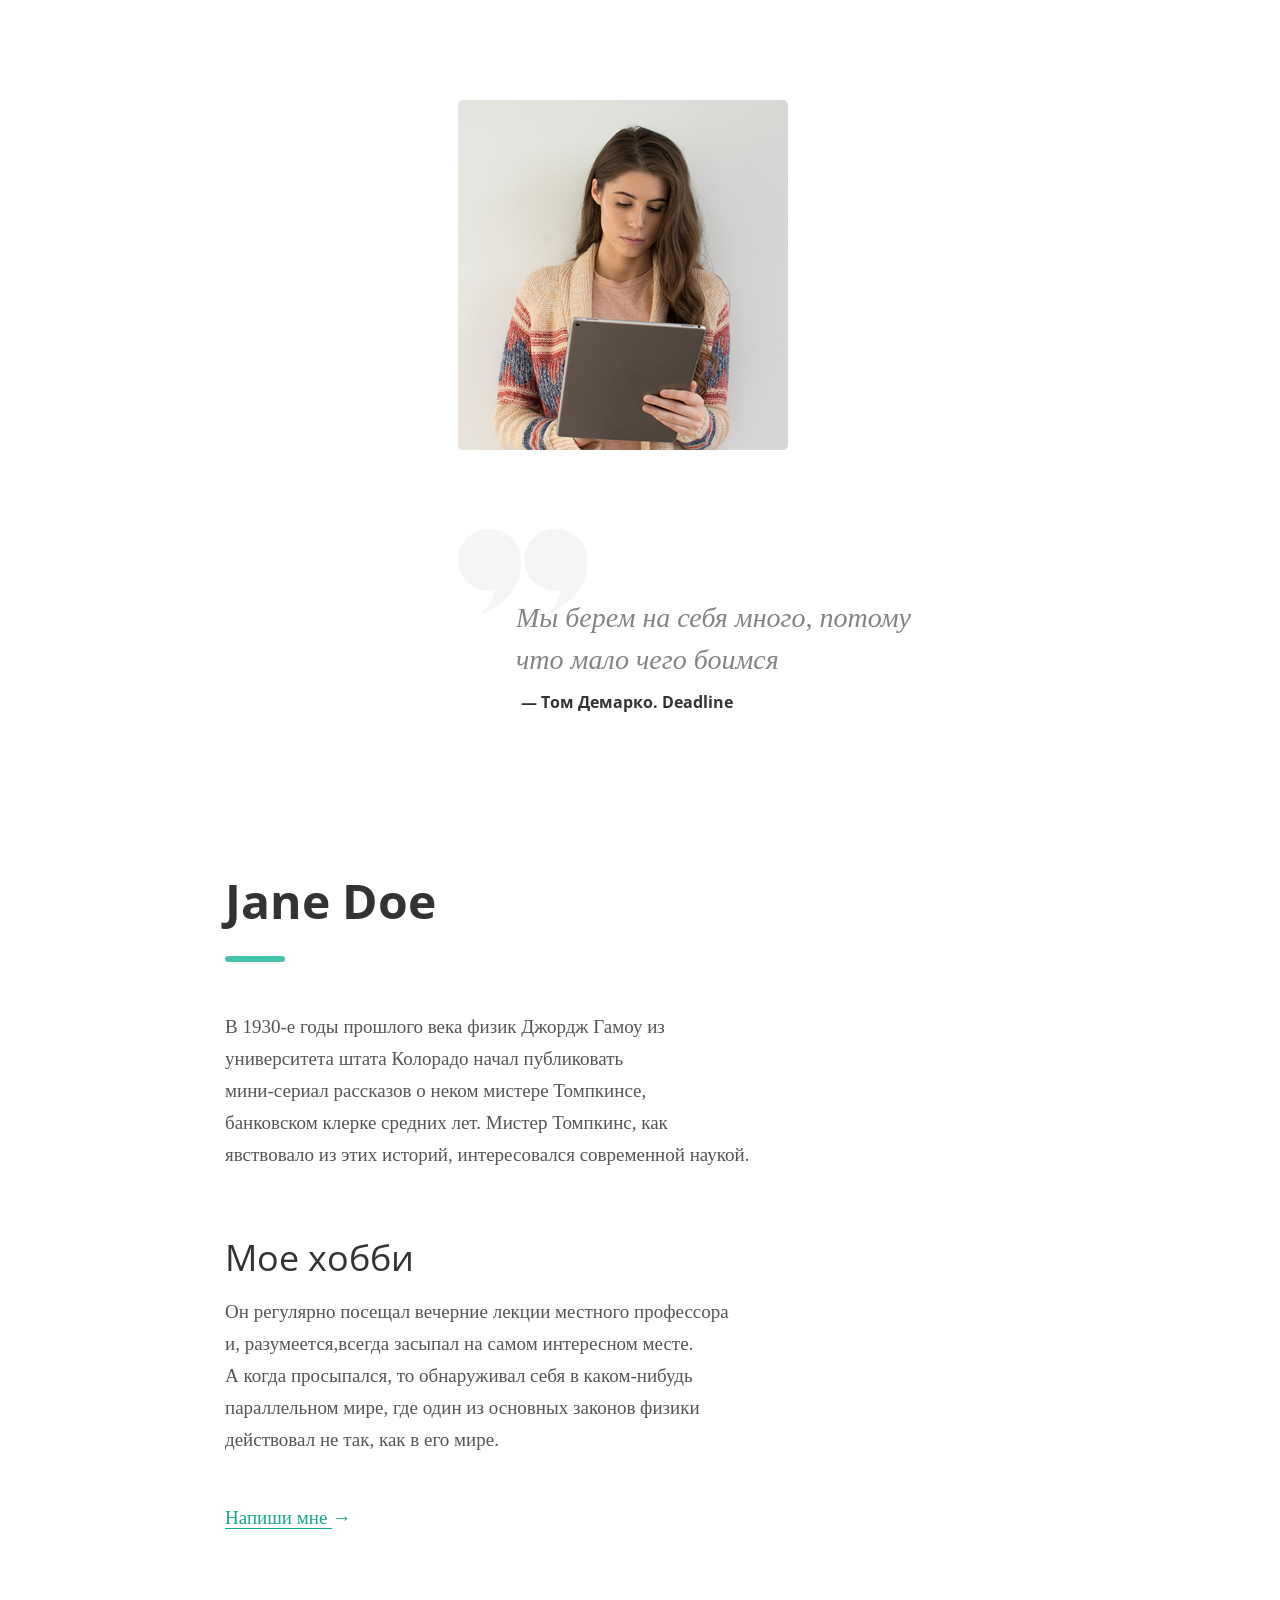
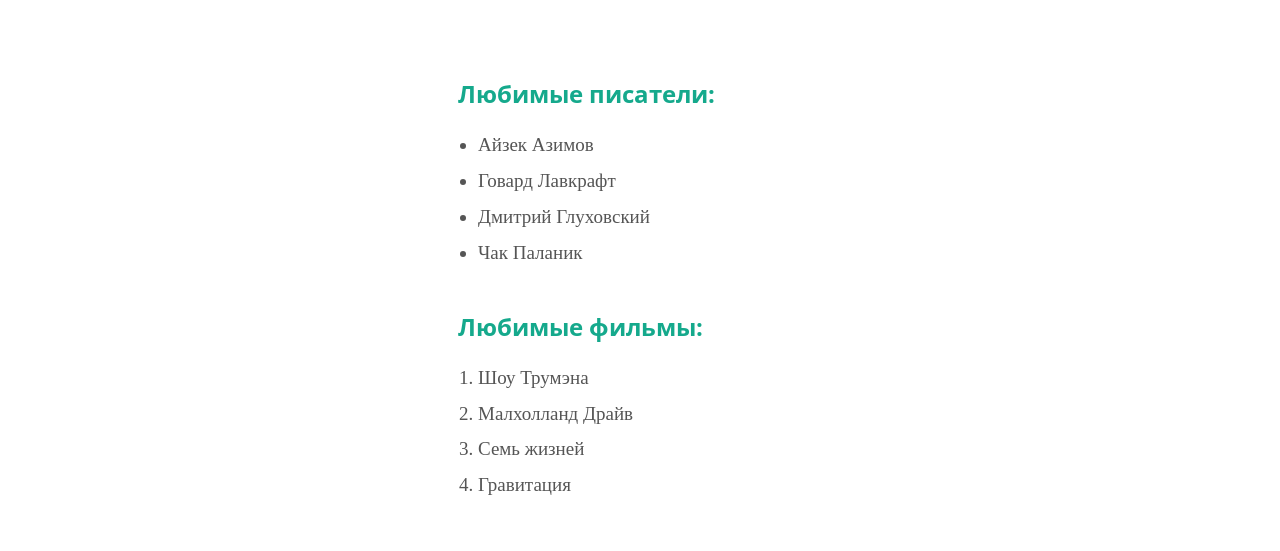
<file: lw5/legacy/index.html>
<!DOCTYPE html>
<html lang="ru">
<head>
  <meta charset="UTF-8">
  <title>Моя строничкабъ</title>
  <link rel="stylesheet" type="text/css" href="css/style.css">
</head>
<body>
  <div class="main">
    <div  class="left_to_right">
      <img class="photo" src="images/photo.png" alt="Здесь должно быть фото женщины">
      <div class="right_block_left_to_right">
        <img class="quotes_image" src="images/quote.png" alt="Здесь должны быть кавычки">
        <p class="quote">Мы берем на себя много, потому что мало чего боимся</p>
        <p class="quote_author">— Том Демарко. Deadline</p>
      </div>
    </div>
    <div class="right_to_left">
      <div class="right_block_right_to_left">
        <h1 class="first_heading">Jane Doe</h1>
        <p class="green_line"></p>
        <p class="phrase">
          В 1930-е годы прошлого века физик Джордж Гамоу из 
          университета штата Колорадо начал публиковать
          мини-сериал рассказов о неком мистере Томпкинсе,
          банковском клерке средних лет. Мистер Томпкинс, как
          явствовало из этих историй, интересовался современной наукой.
        </p>
        <h2 class="second_heading">Мое хобби</h2>
        <p class="phrase">
          Он регулярно посещал вечерние лекции местного профессора
          и, разумеется,всегда засыпал на самом интересном месте. 
          А когда просыпался, то обнаруживал себя в каком-нибудь
          параллельном мире, где один из основных законов физики
          действовал не так, как в его мире.
        </p>
        <a class="green_write" href="https://twitter.com/Ponasenkov?ref_src=twsrc%5Egoogle%7Ctwcamp%5Eserp%7Ctwgr%5Eauthor">
          <span class="green_underline">
            Напиши мне
          </span>
          →
        </a>
      </div>
      <div class="left_block_right_to_left">
        <h3 class="list_start">Любимые писатели:</h3>
        <ul class="list">
          <li>Айзек Азимов</li>
          <li>Говард Лавкрафт</li>
          <li>Дмитрий Глуховский</li>
          <li>Чак Паланик</li>
        </ul>
        <h3 class="list_start">Любимые фильмы:</h3>
        <ol class="list">
          <li>Шоу Трумэна</li>
          <li>Малхолланд Драйв</li>
          <li>Семь жизней</li>
          <li>Гравитация</li>
        </ol>
      </div>
    </div>
  </div>
</body>
</html>
</file>
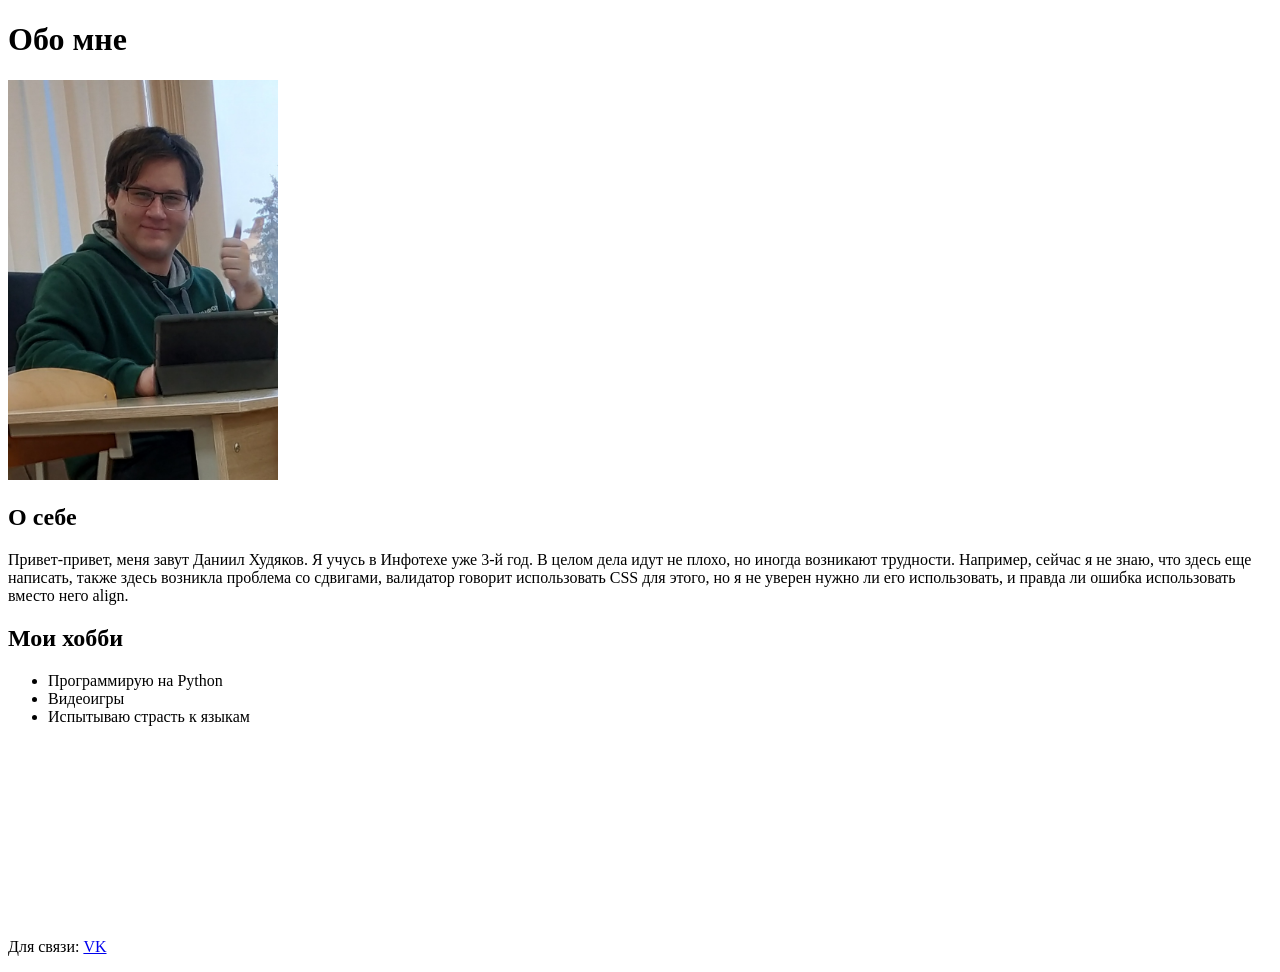
<file: lw4/task1.html>
<!DOCTYPE html>
<html lang="ru">
<head>
  <meta charset=utf-8 />
  <title>Обо мне</title>
</head>
<body>
  <header><h1>Обо мне</h1></header>
  <article>
	<img src="me.jpg" alt="Здесь находится моё фото" height="400" width="270">
	<h2>О себе</h2>
	<p>
	  Привет-привет, меня завут Даниил Худяков. Я учусь в Инфотехе уже 3-й год. В целом дела идут не плохо, но иногда возникают трудности. Например, сейчас я не знаю, что здесь еще написать, также здесь возникла проблема со сдвигами, валидатор говорит использовать CSS для этого, но я не 	уверен нужно ли его использовать, и правда ли ошибка использовать вместо него align.
	</p>
    <h2>Мои хобби</h2>
	<ul>
	  <li>Программирую на Python</li>
	  <li>Видеоигры</li>
	  <li>Испытываю страсть к языкам</li>
	</ul>
  </article>
  <br>
  <br>
  <br>
  <br>
  <br>
  <br>
  <br>
  <br>
  <br>
  <br>
  <footer>
	<p>Для связи: <a href="https://vk.com/id233454650">VK</a></p> 
  </footer>
</body>
</html>
</file>
<file: lw13/css/style.css>
a,abbr,acronym,address,applet,article,aside,audio,b,big,blockquote,body,canvas,caption,center,cite,code,dd,del,details,dfn,div,dl,dt,em,embed,fieldset,figcaption,figure,footer,form,h1,h2,h3,h4,h5,h6,header,hgroup,html,i,iframe,img,ins,kbd,label,legend,li,mark,menu,nav,object,ol,output,p,pre,q,ruby,s,samp,section,small,span,strike,strong,sub,summary,sup,table,tbody,td,tfoot,th,thead,time,tr,tt,u,ul,var,video{margin:0;padding:0;border:0;font-size:100%;font:inherit;vertical-align:baseline}article,aside,details,figcaption,figure,footer,header,hgroup,menu,nav,section{display:block}body{line-height:1}ol,ul{list-style:none}blockquote,q{quotes:none}blockquote:after,blockquote:before,q:after,q:before{content:'';content:none}table{border-collapse:collapse;border-spacing:0}body{display:block;width:auto}.title{font-family:Montserrat,sans-serif;color:#000}.title__highlighter{color:#ee58b6}.header{background:rgba(255,255,255,.7);backdrop-filter:blur(25px);display:flex;flex-direction:column;align-items:center;position:fixed;top:0;width:100%;width:-moz-available;width:-webkit-fill-available;width:fill-available;padding:30px 0}.header__container{display:flex;flex-direction:row;justify-content:space-between;align-items:center;width:100%;width:-moz-available;width:-webkit-fill-available;width:fill-available;height:55px;margin:0 120px}.header__logo{display:flex;align-items:center;justify-content:center}.nav-bar{display:flex;flex-direction:row}.nav-bar__wrapper{text-align:center;display:flex;align-items:center;margin-right:99px}.nav-bar__button,.nav-menu__button{background:0 0;border:none;cursor:pointer;font-family:Montserrat,sans-serif;font-style:normal;font-weight:500;font-size:16px;line-height:20px;text-align:center;text-decoration:none;margin-left:87px;padding:0}.nav-menu__button{margin:10px 0}.nav-menu__toggle{background:0 0;display:none;border:none;cursor:pointer}.nav-menu__container{display:none;flex-direction:column;align-items:center;width:100%}.nav-menu__container_is-open{display:none}.sign-up-button{background-color:#05090c;border:none;border-radius:5px;cursor:pointer;font-family:Montserrat,sans-serif;font-weight:600;font-size:16px;line-height:16px;text-align:center;text-decoration:none;color:#fff;width:247px;height:55px;padding:0}.sign-up-button_long{width:332px}.hero{display:flex;flex-direction:column;align-items:center;margin-top:158px;margin-bottom:61px}.hero__container{display:flex;flex-direction:row;align-items:center}.hero__paragraph{padding-bottom:34px;margin-right:29px}.hero__title{font-weight:600;font-size:100px;line-height:122px;width:745px;height:138px}.hero__desc{font-family:'Roboto Condensed',sans-serif;font-weight:400;font-size:26px;line-height:120%;color:rgba(0,0,0,.7);max-width:545px;margin:5px 0 46px 0}.hero__img{width:100%}.benefits{background:#000;display:flex;flex-direction:column;align-items:center}.benefits__container{display:inline-grid;justify-items:center;grid-column-gap:110px;-ms-grid-columns:291px 342px 284px;grid-template-columns:291px 342px 284px;margin-top:111px;margin-bottom:156px}.benefits__card{display:flex;flex-direction:column;align-items:center}.benefits__img{height:60px;width:60px;background:url("../images/benefits.webp");margin-bottom:19px}.benefits__img_first{background-position:0 60px}.benefits__img_second{background-position:0 0}.benefits__img_third{background-position:0 -60px}.benefits__text{font-family:'Roboto Condensed',sans-serif;font-weight:300;font-size:22px;line-height:25px;text-align:center;color:#fff}.content{display:flex;flex-direction:column;align-items:center;margin-top:189px}.content-card{display:flex;flex-direction:row;align-items:center;margin-bottom:77px}.content-card__paragraph{max-width:574px}.content-card__title{font-weight:500;font-size:48px;line-height:126.06%;text-align:center;margin-bottom:26px}.content-card__img_first{margin-right:112px}.content-card__img_second{margin-left:82px}.content-card__desc{font-family:'Roboto Condensed',sans-serif;font-style:normal;font-weight:400;font-size:18px;line-height:135%;color:rgba(0,0,0,.7)}.about{display:flex;flex-direction:column;align-items:center;margin-top:59px}.about__container{display:inline-grid;grid-gap:30px;-ms-grid-columns:repeat(3,1fr);grid-template-columns:repeat(3,1fr);-ms-grid-rows:repeat(2,1fr);grid-template-rows:repeat(2,1fr);margin-top:33px}.about-card{background-color:#000;border-radius:7px;display:flex;flex-direction:column;width:271px;height:121px;padding:32px 48px 37px 39px}.about-card__text{font-family:'Roboto Condensed',sans-serif;font-weight:300;font-size:18px;line-height:21px;color:#fff;width:250px}.about__desc_long{width:287px}.about__desc_short{width:234px}.about__desc_shortest{width:200px}.about-card__hand{width:50px;height:50px;background:url('../images/hands.webp');margin-bottom:18px}.about-card__first{background-position:0 49px}.about-card__second{background-position:0 0}.about-card__third{background-position:0 -49px}.about-card__forth{background-position:0 -98px}.about-card__fifth{background-position:0 -147px}.about-card__sixth{background-position:0 -196px}.footer{background:#000;display:flex;justify-content:center;align-items:center;width:auto;height:108px;margin-top:289px}@media screen and (max-width:1600px){.hero__container{flex-direction:column-reverse}.hero__paragraph{margin:0}}@media screen and (max-width:1366px){.nav-bar__wrapper{margin-right:60px}.nav-bar__button{margin-left:40px}.benefits__container{display:flex;flex-direction:column;align-items:center}.benefits__card{max-width:342px;margin:30px 0}.about__container{-ms-grid-columns:repeat(2,1fr);grid-template-columns:repeat(2,1fr);-ms-grid-rows:repeat(3,1fr);grid-template-rows:repeat(3,1fr)}}@media screen and (max-width:1024px){.nav-bar{display:none}.nav-menu__toggle{display:block}.nav-menu__container_is-open{display:flex}.hero__title{width:auto}.hero__img{width:100%}.content-card{flex-direction:column;text-align:center}.content-card__img_first,.content-card__img_second{margin:0}.content-card__img img{width:100%}.content-card_mobile{flex-direction:column-reverse}}@media screen and (max-width:768px){.header__container{margin:0 60px}.hero__paragraph{display:flex;flex-direction:column;align-items:center;text-align:center;margin:0}.hero__title{font-size:70px;line-height:70px;height:auto}.sign-up-button_long{width:247px}.about__container{display:flex;flex-direction:column}}@media screen and (max-width:380px){.about-card{padding:32px 28px 37px 19px}}
</file>
<file: lw5/css/style.css>
@import url('https://fonts.googleapis.com/css2?family=Montserrat:wght@500;600;700&family=Roboto+Condensed:wght@300;400&display=swap');

body
{
    display: block;
    width: 1920px;
}

.title
{
    font-family: 'Montserrat', sans-serif;
    color: black;
}

.title__highlighter
{
    color: #ee58b6;
}

.header
{
    background: rgba(255, 255, 255, 0.7);
    backdrop-filter: blur(25px);

    display: flex;
    flex-direction: column;
    align-items: center;

    position: fixed;
    top: 0;

    width: 100%;
    width: -moz-available;          /* WebKit-based browsers will ignore this. */
    width: -webkit-fill-available;  /* Mozilla-based browsers will ignore this. */
    width: fill-available;

    padding: 30px 120px;
}

.header__container
{
    display: flex;
    flex-direction: row;
    justify-content: space-between;
    width: 100%;
    width: -moz-available;          /* WebKit-based browsers will ignore this. */
    width: -webkit-fill-available;  /* Mozilla-based browsers will ignore this. */
    width: fill-available;
}

.header__logo
{
    display: flex;
    align-items: center;
    justify-content: center;
}

.nav
{
    display: flex;
    flex-direction: row;
}

.nav__bar
{
    text-align: center;

    display: flex;
    align-items: center;

    margin-right: 99px;
}

.nav__button
{
    background: transparent;
    border: none;
    cursor: pointer;

    font-family: 'Montserrat', sans-serif;
    font-style: normal;
    font-weight: 500;
    font-size: 16px;
    line-height: 20px;
    text-align: center;
    text-decoration: none;

    margin-left: 87px;
    padding: 0;
}

.sign-up-button
{
    background-color: #05090c;
    border: none;
    border-radius: 5px;
    cursor: pointer;

    font-family: 'Montserrat', sans-serif;
    font-weight: 600;
    font-size: 16px;
    line-height: 16px;
    text-align: center;
    text-decoration: none;
    color: white;


    width: 247px;
    height: 55px;

    padding: 0;
}

.sign-up-button_long
{
    width: 332px;
}

.hero
{
    display: flex;
    flex-direction: row;
    align-items: center;

    margin: 158px 0 61px 178px;
}

.hero__container
{
    padding-bottom: 34px;
    margin-right: 29px;
}

.hero__title
{
    font-weight: 600;
    font-size: 100px;
    line-height: 122px;

    width: 745px;
    height: 138px;
}

.hero__desc
{
    font-family: 'Roboto Condensed', sans-serif;
    font-weight: 400;
    font-size: 26px;
    line-height: 120%;
    color: rgba(0, 0, 0, 0.7);

    width: 545px;

    margin: 5px 0 46px 0;
}

.hero__img
{
    object-fit: cover;

    width: 100%;
}

.benefits
{
    background: black;

    display: flex;
    flex-direction: column;
    align-items: center;
}

.benefits__container
{
    display: inline-grid;
    justify-items: center;
    grid-column-gap: 110px;
    -ms-grid-columns: 291px 342px 284px;
    grid-template-columns: 291px 342px 284px;

    margin-top: 111px;
    margin-bottom: 156px;
}

.benefits__card
{
    display: flex;
    flex-direction: column;
    justify-content: center;
}

.benefits__img
{
    object-fit: none;
    align-self: center;

    margin-bottom: 19px;
}

.benefits__text
{
    font-family: 'Roboto Condensed', sans-serif;
    font-weight: 300;
    font-size: 22px;
    line-height: 25px;
    text-align: center;
    color: white;
}

.content
{
    display: flex;
    flex-direction: column;
    align-items: center;

    margin-top: 189px;
}

.content-card
{
    display: flex;
    flex-direction: row;
    align-items: center;

    margin-bottom: 77px;
}

.content-card__paragraph
{
    width: 574px;
}

.content-card__title
{
    font-weight: 500;
    font-size: 48px;
    line-height: 126.06%;

    margin-bottom: 26px;
}

.content-card__img_first
{
    margin-right: 112px;
}

.content-card__img_second
{
    margin-left: 82px;
}

.content-card__desc
{
    font-family: 'Roboto Condensed', sans-serif;
    font-style: normal;
    font-weight: 400;
    font-size: 18px;
    line-height: 135%;
    color: rgba(0, 0, 0, 0.7);
}

.about
{
    display: flex;
    flex-direction: column;
    align-items: center;

    margin-top: 59px;
}

.about__container
{
    display: inline-grid;
    grid-gap: 30px;
    -ms-grid-columns: repeat(3, 1fr);
    grid-template-columns: repeat(3, 1fr);
    -ms-grid-rows: repeat(3, 1fr);
    grid-template-rows: repeat(2, 1fr);

    margin-top: 33px;
}

.about-card
{
    background-color: black;
    border-radius: 7px;

    display: flex;
    flex-direction: column;

    width: 271px;
    height: 121px;

    padding: 32px 48px 37px 39px;
}

.about-card__text
{
    font-family: 'Roboto Condensed', sans-serif;
    font-weight: 300;
    font-size: 18px;
    line-height: 21px;
    color: white;

    width: 250px;
}

.about__desc_long
{
    width: 287px;
}

.about__desc_short
{
    width: 234px;
}

.about__desc_shortest
{
    width: 200px;
}

.about-card__img
{
    object-fit: none;
    align-self: start;

    margin-bottom: 18px;
}

.footer
{
    background: black;

    display: flex;
    justify-content: center;
    align-items: center;

    width: auto;
    height: 108px;

    margin-top: 289px;
}
</file>
<file: lw7/css/style.css>
@import url('https://fonts.googleapis.com/css2?family=Montserrat:wght@500;600;700&family=Roboto+Condensed:wght@300;400&display=swap');

body
{
    display: block;
    width: auto;
}

.title
{
    font-family: 'Montserrat', sans-serif;
    color: black;
}

.title__highlighter
{
    color: #ee58b6;
}

.header
{
    background: rgba(255, 255, 255, 0.7);
    backdrop-filter: blur(25px);

    display: flex;
    flex-direction: column;
    align-items: center;

    position: fixed;
    top: 0;

    width: 100%;
    width: -moz-available;          /* WebKit-based browsers will ignore this. */
    width: -webkit-fill-available;  /* Mozilla-based browsers will ignore this. */
    width: fill-available;

    padding: 30px 0;
}

.header__container
{
    display: flex;
    flex-direction: row;
    justify-content: space-between;
    align-items: center;
    width: 100%;
    width: -moz-available;          /* WebKit-based browsers will ignore this. */
    width: -webkit-fill-available;  /* Mozilla-based browsers will ignore this. */
    width: fill-available;
    height: 55px;
    margin: 0 120px;
}

.header__logo
{
    display: flex;
    align-items: center;
    justify-content: center;
}

.nav-bar
{
    display: flex;
    flex-direction: row;
}

.nav-bar__wrapper
{
    text-align: center;

    display: flex;
    align-items: center;

    margin-right: 99px;
}

.nav-bar__button, .nav-menu__button
{
    background: transparent;
    border: none;
    cursor: pointer;

    font-family: 'Montserrat', sans-serif;
    font-style: normal;
    font-weight: 500;
    font-size: 16px;
    line-height: 20px;
    text-align: center;
    text-decoration: none;

    margin-left: 87px;
    padding: 0;
}

.nav-menu__button
{
    margin: 10px 0;
}

.nav-menu__toggle
{
    background: none;
    display: none;
    border: none;
    cursor: pointer;
}

.nav-menu__container
{
    display: none;
    flex-direction: column;
    align-items: center;
    width: 100%;
}

.nav-menu__container_is-open
{
    display: none;
}

.sign-up-button
{
    background-color: #05090c;
    border: none;
    border-radius: 5px;
    cursor: pointer;

    font-family: 'Montserrat', sans-serif;
    font-weight: 600;
    font-size: 16px;
    line-height: 16px;
    text-align: center;
    text-decoration: none;
    color: white;


    width: 247px;
    height: 55px;

    padding: 0;
}

.sign-up-button_long
{
    width: 332px;
}

.hero
{
    display: flex;
    flex-direction: column;
    align-items: center;

    margin-top: 158px;
    margin-bottom: 61px;
}

.hero__container
{
    display: flex;
    flex-direction: row;
    align-items: center;
}

.hero__paragraph
{
    padding-bottom: 34px;
    margin-right: 29px;
}

.hero__title
{
    font-weight: 600;
    font-size: 100px;
    line-height: 122px;

    width: 745px;
    height: 138px;
}

.hero__desc
{
    font-family: 'Roboto Condensed', sans-serif;
    font-weight: 400;
    font-size: 26px;
    line-height: 120%;
    color: rgba(0, 0, 0, 0.7);

    max-width: 545px;

    margin: 5px 0 46px 0;
}

.hero__img
{
    width: 100%;
}

.benefits
{
    background: black;

    display: flex;
    flex-direction: column;
    align-items: center;
}

.benefits__container
{
    display: inline-grid;
    justify-items: center;
    grid-column-gap: 110px;
    -ms-grid-columns: 291px 342px 284px;
    grid-template-columns: 291px 342px 284px;

    margin-top: 111px;
    margin-bottom: 156px;
}

.benefits__card
{
    display: flex;
    flex-direction: column;
    justify-content: center;
}

.benefits__img
{
    object-fit: none;
    align-self: center;

    margin-bottom: 19px;
}

.benefits__text
{
    font-family: 'Roboto Condensed', sans-serif;
    font-weight: 300;
    font-size: 22px;
    line-height: 25px;
    text-align: center;
    color: white;
}

.content
{
    display: flex;
    flex-direction: column;
    align-items: center;

    margin-top: 189px;
}

.content-card
{
    display: flex;
    flex-direction: row;
    align-items: center;

    margin-bottom: 77px;
}

.content-card__paragraph
{
    max-width: 574px;
}

.content-card__title
{
    font-weight: 500;
    font-size: 48px;
    line-height: 126.06%;
    text-align: center;

    margin-bottom: 26px;
}

.content-card__img_first
{
    margin-right: 112px;
}

.content-card__img_second
{
    margin-left: 82px;
}

.content-card__desc
{
    font-family: 'Roboto Condensed', sans-serif;
    font-style: normal;
    font-weight: 400;
    font-size: 18px;
    line-height: 135%;
    color: rgba(0, 0, 0, 0.7);
}

.about
{
    display: flex;
    flex-direction: column;
    align-items: center;

    margin-top: 59px;
}

.about__container
{
    display: inline-grid;
    grid-gap: 30px;
    -ms-grid-columns: repeat(3, 1fr);
    grid-template-columns: repeat(3, 1fr);
    -ms-grid-rows: repeat(2, 1fr);
    grid-template-rows: repeat(2, 1fr);

    margin-top: 33px;
}

.about-card
{
    background-color: black;
    border-radius: 7px;

    display: flex;
    flex-direction: column;

    width: 271px;
    height: 121px;

    padding: 32px 48px 37px 39px;
}

.about-card__text
{
    font-family: 'Roboto Condensed', sans-serif;
    font-weight: 300;
    font-size: 18px;
    line-height: 21px;
    color: white;

    width: 250px;
}

.about__desc_long
{
    width: 287px;
}

.about__desc_short
{
    width: 234px;
}

.about__desc_shortest
{
    width: 200px;
}

.about-card__img
{
    object-fit: none;
    align-self: start;

    margin-bottom: 18px;
}

.footer
{
    background: black;

    display: flex;
    justify-content: center;
    align-items: center;

    width: auto;
    height: 108px;

    margin-top: 289px;
}

@media screen and (max-width: 1600px)
{
    .hero__container
    {
        flex-direction: column-reverse;
    }

    .hero__paragraph
    {
        margin: 0;
    }
}

@media screen and (max-width: 1366px)
{
    .nav-bar__wrapper
    {
        margin-right: 60px;
    }

    .nav-bar__button
    {
        margin-left: 40px;
    }

    .benefits__container
    {
        display: flex;
        flex-direction: column;
        align-items: center;
    }

    .benefits__card
    {
        max-width: 342px;
        margin: 30px 0;
    }

    .about__container
    {
        -ms-grid-columns: repeat(2, 1fr);
        grid-template-columns: repeat(2, 1fr);
        -ms-grid-rows: repeat(3, 1fr);
        grid-template-rows: repeat(3, 1fr);
    }
}

@media screen and (max-width: 1024px)
{
    .nav-bar
    {
        display: none;
    }

    .nav-menu__toggle
    {
        display: block;
    }

    .nav-menu__container_is-open
    {
        display: flex;
    }

    .hero__title
    {
        width: auto;
    }

    .hero__img img
    {
        width: 100%;
    }

    .content-card
    {
        flex-direction: column;
        text-align: center;
    }

    .content-card__img_first, .content-card__img_second
    {
        margin: 0;
    }

    .content-card__img img
    {
        width: 100%;
    }

    .content-card_mobile
    {
        flex-direction: column-reverse;
    }
}

@media screen and (max-width: 768px)
{
    .header__container
    {
        margin: 0 60px;
    }

    .hero__paragraph
    {
        display: flex;
        flex-direction: column;
        align-items: center;
        text-align: center;
        margin: 0;
    }

    .hero__title
    {
        font-size: 70px;
        line-height: 70px;
        height: auto;
    }

    .sign-up-button_long
    {
        width: 247px;
    }

    .about__container
    {
        display: flex;
        flex-direction: column;
    }
}

@media screen and (max-width: 380px)
{
    .about-card
    {
        padding: 32px 28px 37px 19px;
    }
}
</file>
<file: lw11/web/css/style.css>
body
{
    display: block;
    width: auto;
}

.title
{
    font-family: 'Montserrat', sans-serif;
    color: black;
}

.title__highlighter
{
    color: #ee58b6;
}

.header
{
    background: rgba(255, 255, 255, 0.7);
    backdrop-filter: blur(25px);

    display: flex;
    flex-direction: column;
    align-items: center;

    position: fixed;
    top: 0;

    width: 100%;
    width: -moz-available;          /* WebKit-based browsers will ignore this. */
    width: -webkit-fill-available;  /* Mozilla-based browsers will ignore this. */
    width: fill-available;

    padding: 30px 0;
    z-index: 1;
}

.header__container
{
    display: flex;
    flex-direction: row;
    justify-content: space-between;
    align-items: center;
    width: 100%;
    width: -moz-available;          /* WebKit-based browsers will ignore this. */
    width: -webkit-fill-available;  /* Mozilla-based browsers will ignore this. */
    width: fill-available;
    height: 55px;
    margin: 0 120px;
}

.header__logo
{
    display: flex;
    align-items: center;
    justify-content: center;
}

.nav-bar
{
    display: flex;
    flex-direction: row;
}

.nav-bar__wrapper
{
    text-align: center;

    display: flex;
    align-items: center;

    margin-right: 99px;
}

.nav-bar__button, .nav-menu__button
{
    background: transparent;
    border: none;
    cursor: pointer;

    font-family: 'Montserrat', sans-serif;
    font-style: normal;
    font-weight: 500;
    font-size: 16px;
    line-height: 20px;
    text-align: center;
    text-decoration: none;

    margin-left: 87px;
    padding: 0;
}

.nav-menu__button
{
    margin: 10px 0;
}

.nav-menu__toggle
{
    background: none;
    display: none;
    border: none;
    cursor: pointer;
}

.nav-menu__container
{
    display: none;
    flex-direction: column;
    align-items: center;
    width: 100%;
}

.nav-menu__container_is-open
{
    display: none;
}

.sign-up-button
{
    background-color: #05090c;
    border: none;
    border-radius: 5px;
    cursor: pointer;
    outline: none;

    font-family: 'Montserrat', sans-serif;
    font-weight: 600;
    font-size: 16px;
    line-height: 16px;
    text-align: center;
    text-decoration: none;
    color: white;


    width: 247px;
    height: 55px;

    padding: 0;
}

.sign-up-button_long
{
    width: 332px;
}

.hero
{
    display: flex;
    flex-direction: column;
    align-items: center;

    margin-top: 158px;
    margin-bottom: 61px;
}

.hero__container
{
    display: flex;
    flex-direction: row;
    align-items: center;
}

.hero__paragraph
{
    padding-bottom: 34px;
    margin-right: 29px;
}

.hero__title
{
    font-weight: 600;
    font-size: 100px;
    line-height: 122px;

    width: 745px;
    height: 138px;
}

.hero__desc
{
    font-family: 'Roboto Condensed', sans-serif;
    font-weight: 400;
    font-size: 26px;
    line-height: 120%;
    color: rgba(0, 0, 0, 0.7);

    max-width: 545px;

    margin: 5px 0 46px 0;
}

.hero__img
{
    width: 100%;
}

.benefits
{
    background: black;

    display: flex;
    flex-direction: column;
    align-items: center;
}

.benefits__container
{
    display: inline-grid;
    justify-items: center;
    grid-column-gap: 110px;
    -ms-grid-columns: 291px 342px 284px;
    grid-template-columns: 291px 342px 284px;

    margin-top: 111px;
    margin-bottom: 156px;
}

.benefits__card
{
    display: flex;
    flex-direction: column;
    justify-content: center;
}

.benefits__img
{
    object-fit: none;
    align-self: center;

    margin-bottom: 19px;
}

.benefits__text
{
    font-family: 'Roboto Condensed', sans-serif;
    font-weight: 300;
    font-size: 22px;
    line-height: 25px;
    text-align: center;
    color: white;
}

.content
{
    display: flex;
    flex-direction: column;
    align-items: center;

    margin-top: 189px;
}

.content-card
{
    display: flex;
    flex-direction: row;
    align-items: center;

    margin-bottom: 77px;
}

.content-card__paragraph
{
    max-width: 574px;
}

.content-card__title
{
    font-weight: 500;
    font-size: 48px;
    line-height: 126.06%;
    text-align: center;

    margin-bottom: 26px;
}

.content-card__img_first
{
    margin-right: 112px;
}

.content-card__img_second
{
    margin-left: 82px;
}

.content-card__desc
{
    font-family: 'Roboto Condensed', sans-serif;
    font-style: normal;
    font-weight: 400;
    font-size: 18px;
    line-height: 135%;
    color: rgba(0, 0, 0, 0.7);
}

.about
{
    display: flex;
    flex-direction: column;
    align-items: center;

    margin-top: 59px;
}

.about__container
{
    display: inline-grid;
    grid-gap: 30px;
    -ms-grid-columns: repeat(3, 1fr);
    grid-template-columns: repeat(3, 1fr);
    -ms-grid-rows: repeat(2, 1fr);
    grid-template-rows: repeat(2, 1fr);

    margin-top: 33px;
}

.about-card
{
    background-color: black;
    border-radius: 7px;

    display: flex;
    flex-direction: column;

    width: 271px;
    height: 121px;

    padding: 32px 48px 37px 39px;
}

.about-card__text
{
    font-family: 'Roboto Condensed', sans-serif;
    font-weight: 300;
    font-size: 18px;
    line-height: 21px;
    color: white;

    width: 250px;
}

.about__desc_long
{
    width: 287px;
}

.about__desc_short
{
    width: 234px;
}

.about__desc_shortest
{
    width: 200px;
}

.about-card__img
{
    object-fit: none;
    align-self: start;

    margin-bottom: 18px;
}

.footer
{
    background: black;

    display: flex;
    justify-content: center;
    align-items: center;

    width: auto;
    height: 108px;

    margin-top: 197px;
}

@media screen and (max-width: 1600px)
{
    .hero__container
    {
        flex-direction: column-reverse;
    }

    .hero__paragraph
    {
        margin: 0;
    }
}

@media screen and (max-width: 1366px)
{
    .nav-bar__wrapper
    {
        margin-right: 60px;
    }

    .nav-bar__button
    {
        margin-left: 40px;
    }

    .benefits__container
    {
        display: flex;
        flex-direction: column;
        align-items: center;
    }

    .benefits__card
    {
        max-width: 342px;
        margin: 30px 0;
    }

    .about__container
    {
        -ms-grid-columns: repeat(2, 1fr);
        grid-template-columns: repeat(2, 1fr);
        -ms-grid-rows: repeat(3, 1fr);
        grid-template-rows: repeat(3, 1fr);
    }
}

@media screen and (max-width: 1024px)
{
    .nav-bar
    {
        display: none;
    }

    .nav-menu__toggle
    {
        display: block;
    }

    .nav-menu__container_is-open
    {
        display: flex;
    }

    .hero__title
    {
        width: auto;
    }

    .hero__img img
    {
        width: 100%;
    }

    .content-card
    {
        flex-direction: column;
        text-align: center;
    }

    .content-card__img_first, .content-card__img_second
    {
        margin: 0;
    }

    .content-card__img img
    {
        width: 100%;
    }

    .content-card_mobile
    {
        flex-direction: column-reverse;
    }
}

@media screen and (max-width: 768px)
{
    .header__container
    {
        margin: 0 60px;
    }

    .hero__paragraph
    {
        display: flex;
        flex-direction: column;
        align-items: center;
        text-align: center;
        margin: 0;
    }

    .hero__title
    {
        font-size: 70px;
        line-height: 70px;
        height: auto;
    }

    .sign-up-button_long
    {
        width: 247px;
    }

    .about__container
    {
        display: flex;
        flex-direction: column;
    }
}

@media screen and (max-width: 380px)
{
    .about-card
    {
        padding: 32px 28px 37px 19px;
    }
}

#overlay {
    display: none;
    background-color: rgba(0,0,0,0.7);
    position:fixed;
    left:0;
    top: 0;
    width:100%;
    z-index: 2;
    height:100%;
}

.popup__container
{
    display: none;
    position: absolute;
    top: 15%;
    left: 50%;
    transform: translateX(-50%) scale(0.5);
    width: 640px;
    height: 847px;
    background: white;
    box-shadow: 0 16px 48px rgba(60, 0, 61, 0.48);
    border-radius: 12px;
    z-index: 3;
}

#popup__close-button
{
    border: none;
    position: absolute;
    top: 15px;
    left: calc(100% - 35px);
    background: url("../images/close_button.svg");
    width: 15px;
    height: 15px;
    cursor: pointer;
}

#form-error
{
    display: none;
    font: 500 36px /120% 'Montserrat', sans-serif;
}

.form
{
    display: flex;
    flex-direction: column;
    align-items: center;
}

.form_horizontal
{
    flex-direction: row;
}

.form__img
{
    height: 307px;
}

.form__title
{
    font: 500 26px 'Montserrat', sans-serif;
    margin: 0;
}

.form__container
{
    display: flex;
    flex-direction: column;
    margin: 32px 0 0 0;
}

.form__input
{
    -moz-appearance:none; /* Firefox */
    -webkit-appearance:none; /* Safari and Chrome */
    appearance:none;
    border: none;
    box-sizing: border-box;
    -moz-box-sizing: border-box;
    -webkit-box-sizing: border-box;
    outline: none;

    font-family: 'Montserrat', sans-serif;
    font-weight: 500;
    color: #ffffff;

    width: 480px;
    height: 64px;

    padding: 0;
    margin-bottom: 20px;
}

.form__input_text
{
    background: white;
    border: 2px solid #c0c0c0;
    border-radius: 4px;

    font-size: 18px;
    color: black;

    padding-left: 28px;
}

.form__input_text:invalid:focus
{
    border-color: #ee5858;
}

.form__input_text::placeholder
{
    opacity: 1;
    color: #999999;
}

.form__input_select::-ms-expand {
    display: none;
}

.form__input_select {
    background-image: url("../images/select_arrow.svg");
    background-position: calc(100% - 30px) 50%;
    background-repeat: no-repeat;
}

.form__checkbox {
    position: fixed;
    z-index: -1;
    opacity: 0;
}

.form__checkbox+label {
    display: inline-flex;
    align-items: center;
    user-select: none;
    font: 400 16px 'Roboto Condensed', sans-serif;
    color: rgba(0, 0, 0, 0.7);
    margin: 15px 0 35px 0;
}
.form__checkbox+label::before {
    content: '';
    display: inline-block;
    width: 22px;
    height: 22px;
    flex-shrink: 0;
    flex-grow: 0;
    border: 2px solid #c0c0c0;
    box-sizing: border-box;
    border-radius: 4px;
    margin-right: 8px;
    background-repeat: no-repeat;
    background-position: center center;
    background-size: 100% 50%;

    transition: background-color 75ms ease-in,
                border-color 75ms ease-in;
}

.form__checkbox:checked+label::before {
    background-color: #ee58b6;
    border-color: #ee58b6;
    background-image: url("../images/checkmark.svg")
}

.form__input_submit
{
    background: black;
    border-radius: 5px;

    cursor: pointer;

    font-size: 18px;
    color: white;
}
</file>
<file: lw5/legacy/css/style.css>
@import url('https://fonts.googleapis.com/css?family=Open+Sans:400,400i,600,700&display=swap&subset=cyrillic');

.main
{
  margin-top: 100px;
  margin-left: 450px;
  margin-right: 492px;
  display: block; 
}

.right_to_left
{
  direction: ltr;
}

.right_block_right_to_left
{
  display: inline-block;
  float: right;
}

.left_block_right_to_left
{
  display: inline-block;
}

.left_to_right
{
  direction: ltr;
}

.photo
{
  display: inline-block;
  float: left;
  width: 330px;
  height: 350px;
  border-radius: 5px;
  background-color: #132d36;
  margin-bottom: 28px;
  margin-right: 60px;
}

.right_block_left_to_right
{
  display: inline-block;
}

.list_start
{
  font: bold 24px/1.33 'Open Sans';
  color: #15a98c;
  width: 330px;
  margin-right: 60px;
  margin-bottom: 0;
}

.list
{
  font: 19px/1.89 Georgia;
  padding-left: 20px;
  color: #555555;
  margin-bottom: 40px;
  margin-top: 17px;
}

.quotes_image
{
  padding-top: 50px;
}

.quote
{
  width: 444px;
  font: italic 28px/1.5 Georgia;
  text-align: left;
  color: #848484;
  position: relative;
  bottom: 22px;
  margin-top: 0;
  margin-left: 58px;
  margin-bottom: 27px; 
}

.quote_author
{
  height: 17px;
  font: bold 16px/2.63 'Open Sans';
  color: #333333;
  margin-left: 63px;
  position: relative;
  bottom: 49px;
  margin-bottom: 110px;
}

.first_heading
{
  width: 214px;
  height: 44px;
  font: bold 48px/0.88 'Open Sans';
  color: #333333;
  margin-top: 23px;
}

.green_line
{
  width: 60px;
  height: 6px;
  border-radius: 3px;
  background-color: #45c3aa;
  margin-top: 24px;
  margin-bottom: 17px;
}

.phrase
{
  width: 555px;
  height: 178px;
  font: 19px/1.68 Georgia;
  color: #555555;
  white-space: pre-line;
  margin-top: 0;
  margin-bottom: 60px;
}

.second_heading 
{
  height: 27px;
  font: 36px/1.17 'Open Sans';
  color: #333333;
  margin-bottom: 0;
  margin-top: 80px;
}

.green_write 
{
  width: 139px;
  height: 18px;
  font: 19px/1.68 Georgia;
  color: #15a98b;
  margin-bottom: 134px;
  margin-top: 0;
  display: inline-block;
  text-decoration: none;
}

.green_underline
{
  border-bottom: solid 1px #15a98b;
}
</file>
